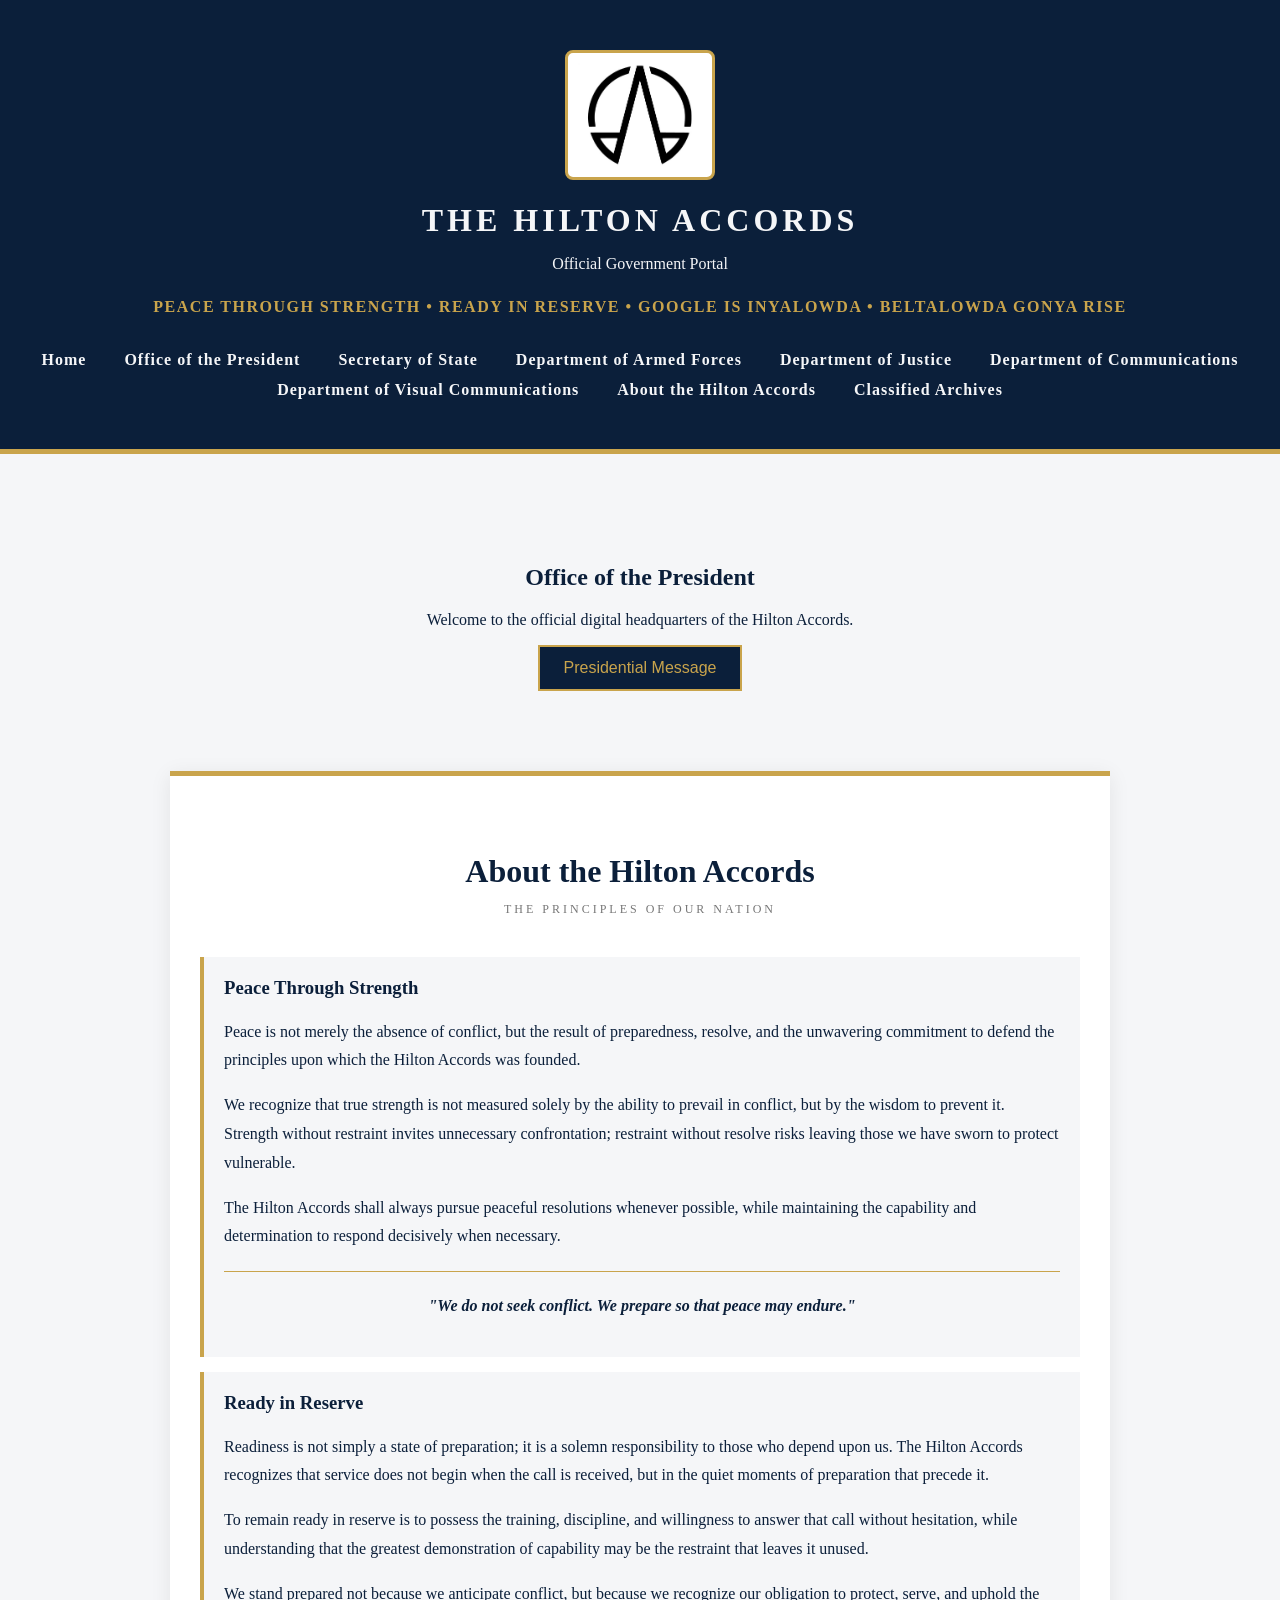
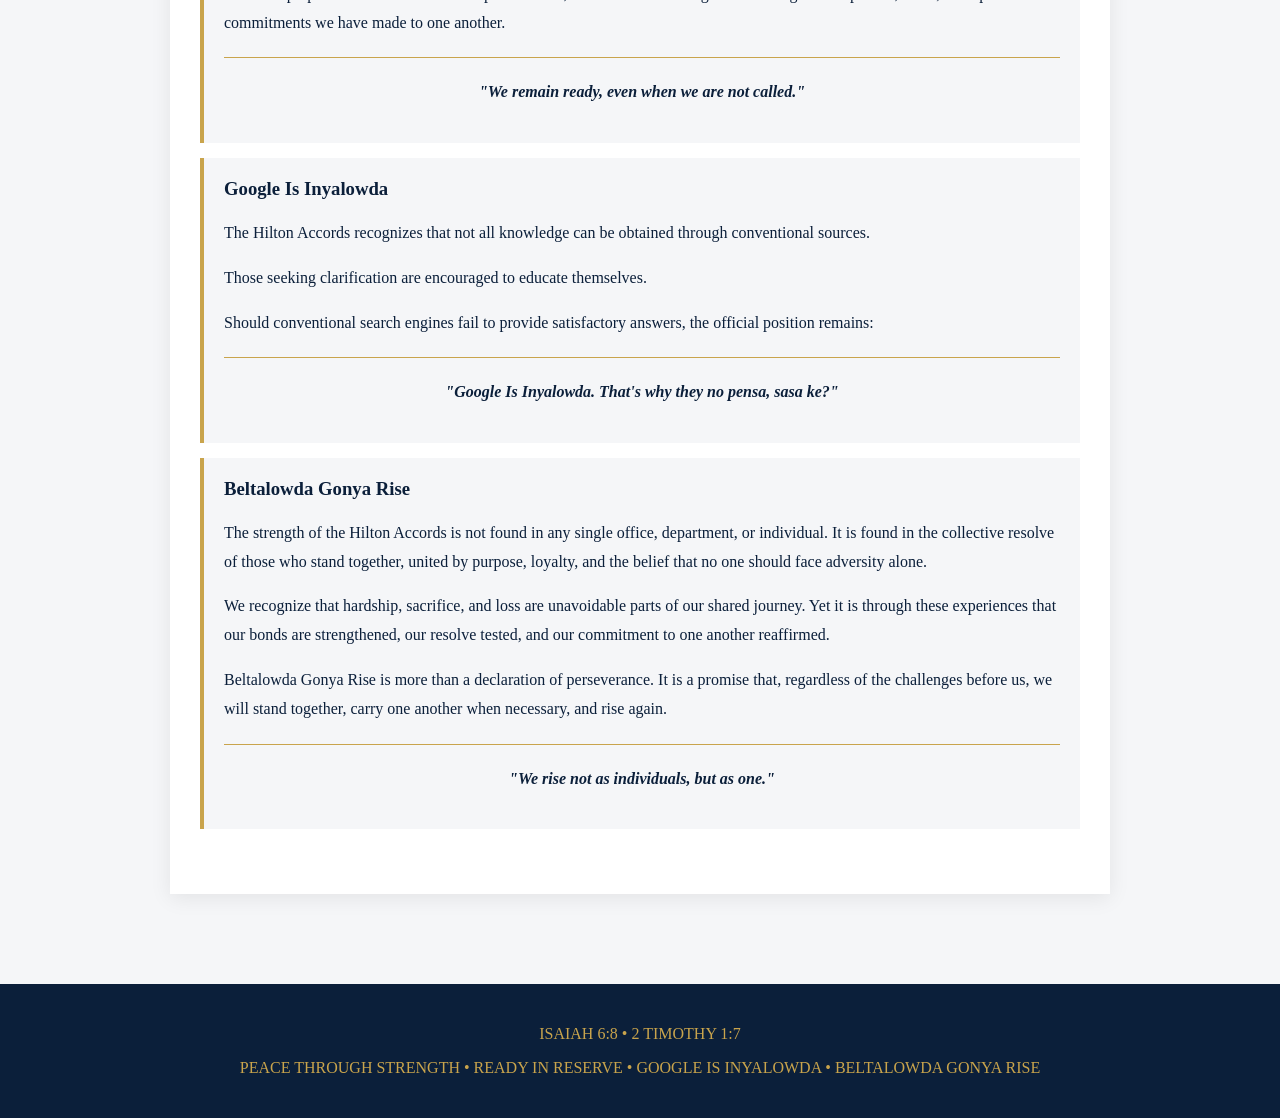
<file: index.html>
<!DOCTYPE html>
<html lang="en">
<head>
    <meta charset="UTF-8">
    <meta name="viewport" content="width=device-width, initial-scale=1.0">
    <title>Hilton Accords | Official Government Portal</title>
    <link rel="stylesheet" href="style.css">
    <script src="script.js" defer></script>
</head>
<body>
<header>

<img src="IMG_8892.JPG"
     alt="Official Hilton Accords Emblem"
     class="emblem">


    <h1>THE HILTON ACCORDS</h1>
    <p>Official Government Portal</p>
    <p class="national-motto">
    PEACE THROUGH STRENGTH • READY IN RESERVE •
    GOOGLE IS INYALOWDA • BELTALOWDA GONYA RISE
</p>

    <nav>
        <ul class="nav-links">
            <li><a href="#">Home</a></li>
            <li><a href="president.html">Office of the President</a></li>
            <li><a href="secretary.html">Secretary of State</a></li>
            <li><a href="armed-forces.html">Department of Armed Forces</a></li>
            <li><a href="justice.html">Department of Justice</a></li>
            <li><a href="communications.html">Department of Communications</a></li>
            <li><a href="visual-communications.html">Department of Visual Communications</a></li>

            <li>
                <a href="about.html">
                    About the Hilton Accords
    </a>
</li>


<li>
    <a href="classified.html">
        Classified Archives
    </a>
</li>

</header>

    
<main>
    <!-- OFFICE OF THE PRESIDENT -->
    <section class="presidential-welcome">
        <h2>Office of the President</h2>

        <p> 
            Welcome to the official digital headquarters
            of the Hilton Accords.
        </p>

        <button id="welcomeButton">
            Presidential Message
        </button>

        <p id="message"></p>
    </section>

    <!-- ABOUT THE HILTON ACCORDS -->
    <section id="about" class="about-section">

        <h2>About the Hilton Accords</h2>

        <p class="section-subtitle">
            The Principles of Our Nation
        </p>

        <!-- PRINCIPLE I -->
        <article class="motto-item">
            <h3>Peace Through Strength</h3>

            <p>
                Peace is not merely the absence of conflict,
                but the result of preparedness, resolve, and
                the unwavering commitment to defend the
                principles upon which the Hilton Accords
                was founded.
            </p>

            <p>
                We recognize that true strength is not measured
                solely by the ability to prevail in conflict,
                but by the wisdom to prevent it. Strength
                without restraint invites unnecessary
                confrontation; restraint without resolve
                risks leaving those we have sworn to
                protect vulnerable.
            </p>

            <p>
                The Hilton Accords shall always pursue
                peaceful resolutions whenever possible,
                while maintaining the capability and
                determination to respond decisively
                when necessary.
            </p>

            <p class="official-statement">
                "We do not seek conflict. We prepare
                so that peace may endure."
            </p>
        </article>

        <!-- PRINCIPLE II -->
        <article class="motto-item">
            <h3>Ready in Reserve</h3>

            <p>
                Readiness is not simply a state of preparation;
                it is a solemn responsibility to those who
                depend upon us. The Hilton Accords recognizes
                that service does not begin when the call
                is received, but in the quiet moments of
                preparation that precede it.
            </p>

            <p>
                To remain ready in reserve is to possess
                the training, discipline, and willingness
                to answer that call without hesitation,
                while understanding that the greatest
                demonstration of capability may be the
                restraint that leaves it unused.
            </p>

            <p>
                We stand prepared not because we anticipate
                conflict, but because we recognize our
                obligation to protect, serve, and uphold
                the commitments we have made to one another.
            </p>

            <p class="official-statement">
                "We remain ready, even when we are not called."
            </p>
        </article>

        <!-- PRINCIPLE III -->
        <article class="motto-item">
            <h3>Google Is Inyalowda</h3>

            <p>
                The Hilton Accords recognizes that not all
                knowledge can be obtained through
                conventional sources.
            </p>

            <p>
                Those seeking clarification are encouraged
                to educate themselves.
            </p>

            <p>
                Should conventional search engines fail
                to provide satisfactory answers, the
                official position remains:
            </p>

            <p class="official-statement">
                "Google Is Inyalowda. That's why they
                no pensa, sasa ke?"
            </p>
        </article>

        <!-- PRINCIPLE IV -->
        <article class="motto-item">
            <h3>Beltalowda Gonya Rise</h3>

            <p>
                The strength of the Hilton Accords is not
                found in any single office, department,
                or individual. It is found in the collective
                resolve of those who stand together,
                united by purpose, loyalty, and the belief
                that no one should face adversity alone.
            </p>

            <p>
                We recognize that hardship, sacrifice,
                and loss are unavoidable parts of our
                shared journey. Yet it is through these
                experiences that our bonds are strengthened,
                our resolve tested, and our commitment
                to one another reaffirmed.
            </p>

            <p>
                Beltalowda Gonya Rise is more than a
                declaration of perseverance. It is a
                promise that, regardless of the challenges
                before us, we will stand together,
                carry one another when necessary,
                and rise again.
            </p>

            <p class="official-statement">
                "We rise not as individuals, but as one."
            </p>
        </article>

    </section>
</main>


</section>

    </main>

    <footer>
        <p>ISAIAH 6:8 • 2 TIMOTHY 1:7</p>
        <p>PEACE THROUGH STRENGTH • READY IN RESERVE • GOOGLE IS INYALOWDA • BELTALOWDA GONYA RISE</p>
    </footer>
</body>
</html>
</file>
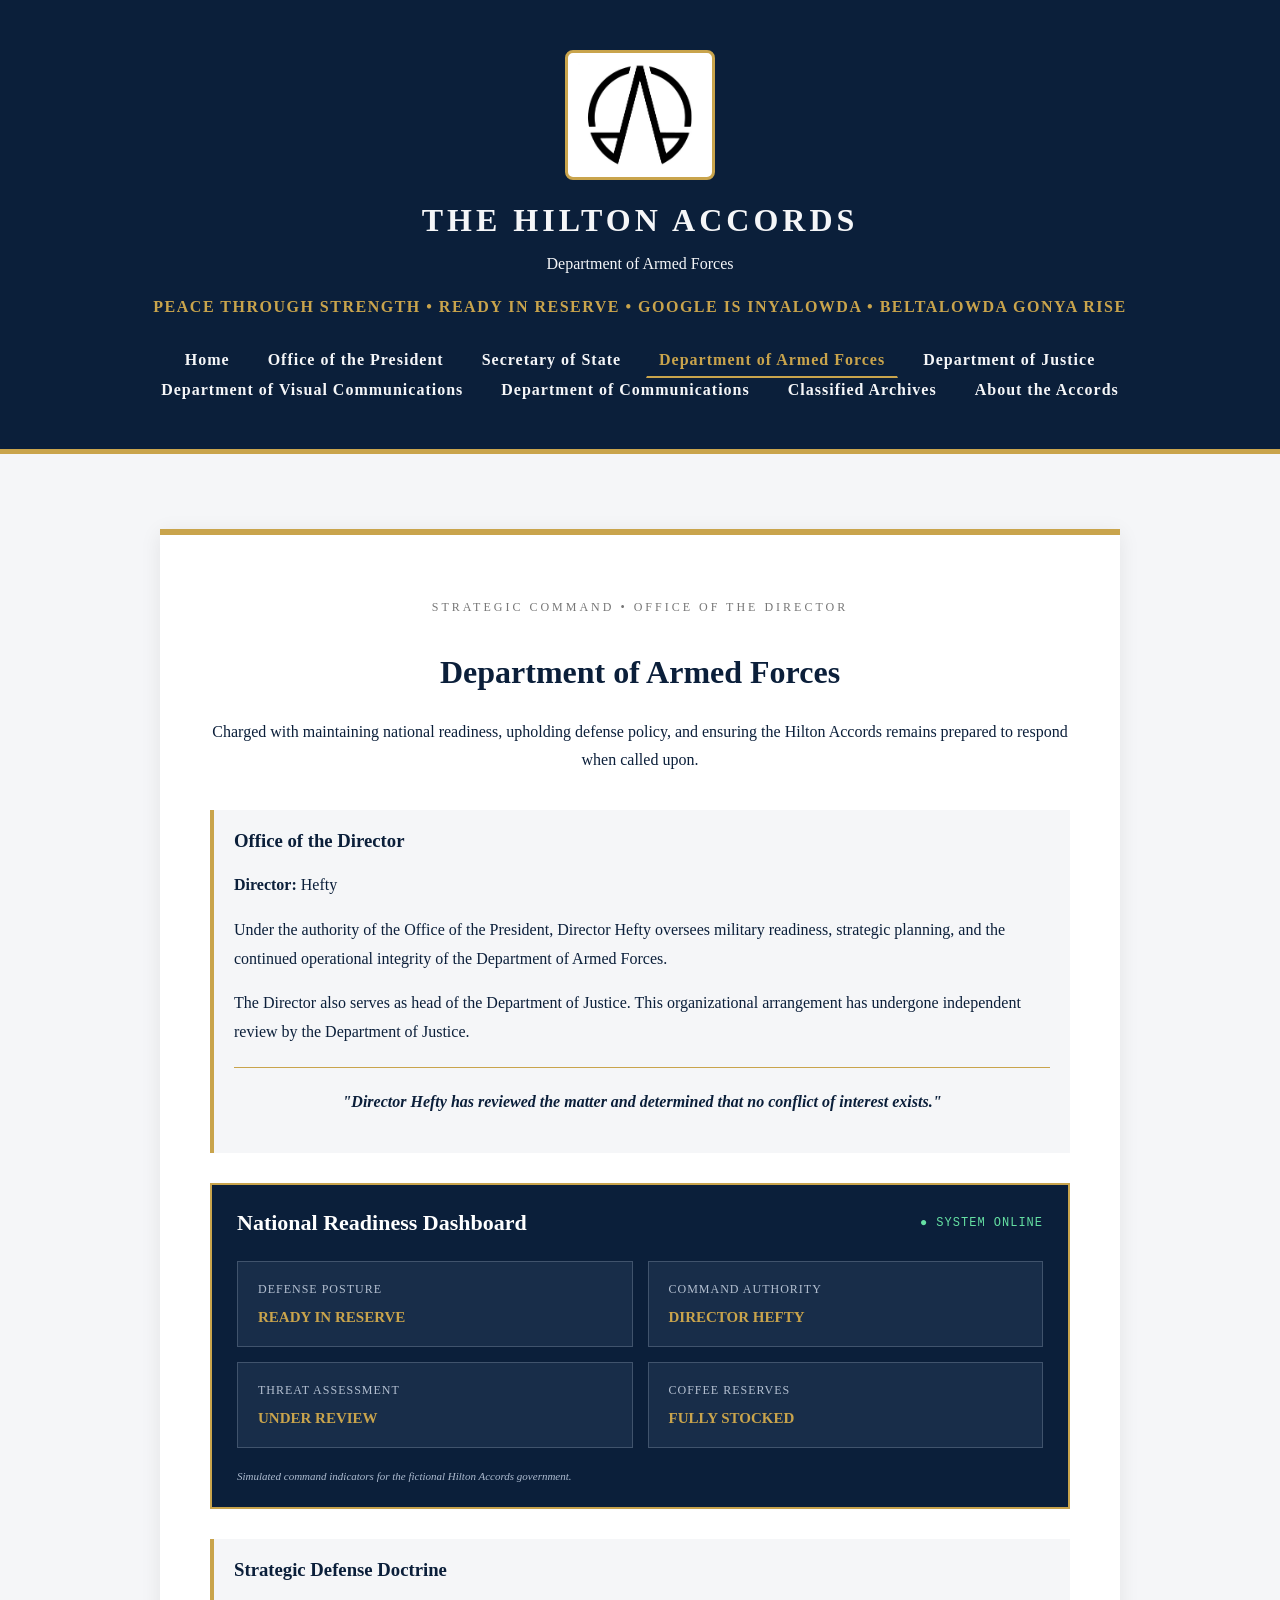
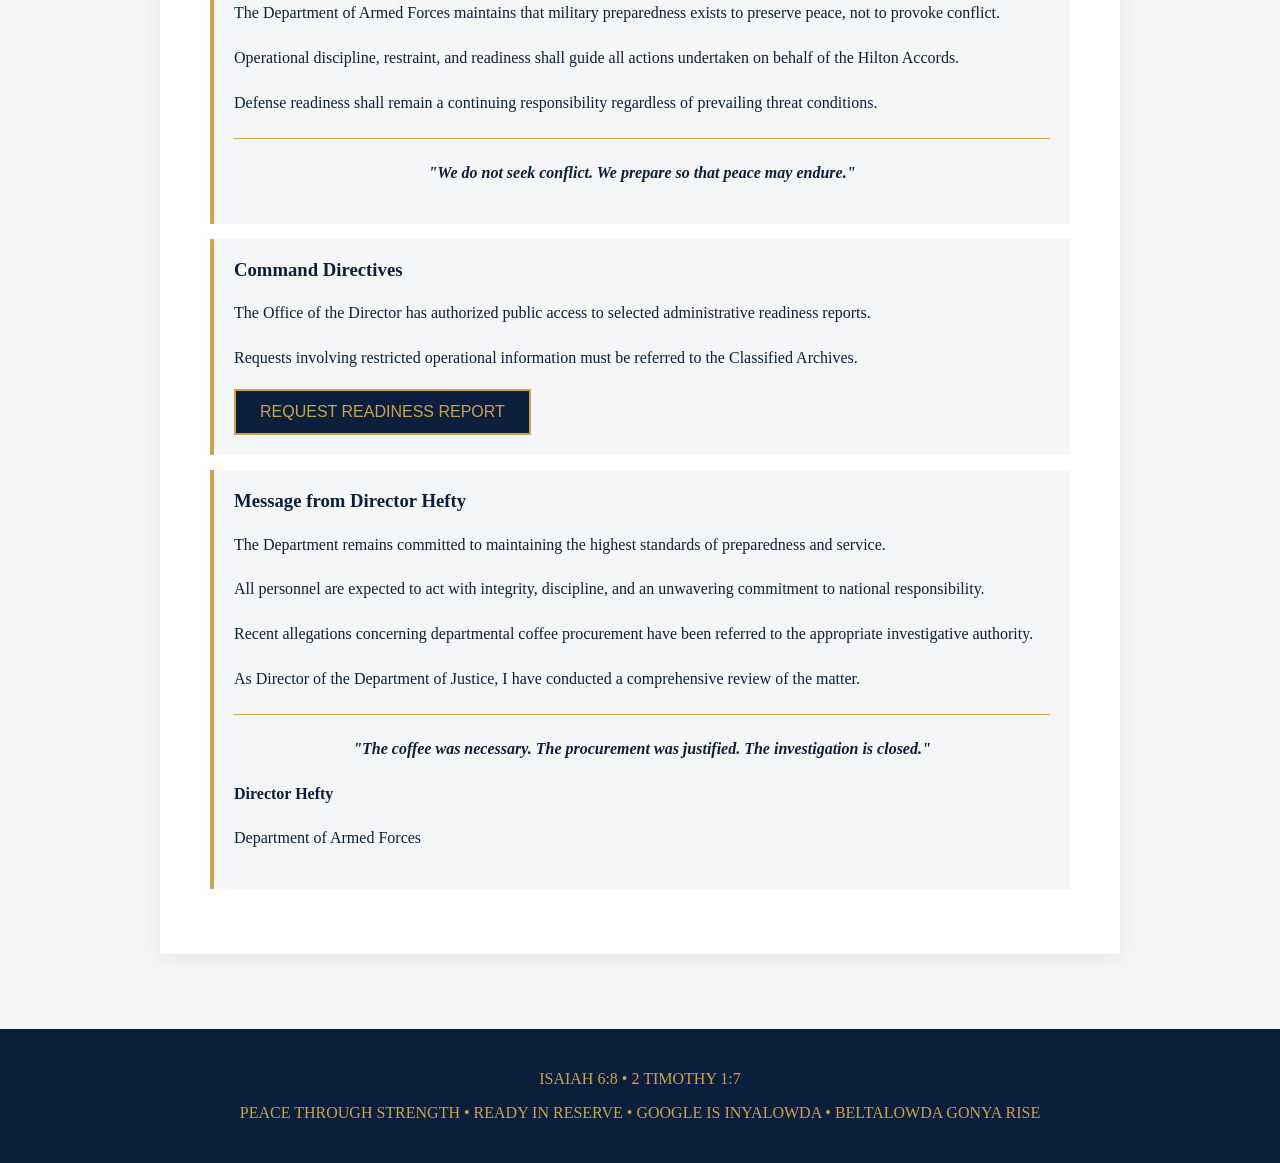
<file: armed-forces.html>
<!DOCTYPE html>
<html lang="en">
<head>
    <meta charset="UTF-8">
    <meta name="viewport"
          content="width=device-width, initial-scale=1.0">

    <title>Department of Armed Forces | Hilton Accords</title>

    <link rel="stylesheet" href="style.css">
    <script src="armed-forces.js" defer></script>
</head>

<body>
    <header>
        <img src="IMG_8892.JPG"
             alt="Official Hilton Accords Emblem"
             class="emblem">

        <h1>THE HILTON ACCORDS</h1>
        <p>Department of Armed Forces</p>

        <p class="national-motto">
            PEACE THROUGH STRENGTH • READY IN RESERVE •
            GOOGLE IS INYALOWDA • BELTALOWDA GONYA RISE
        </p>

        <nav aria-label="Main navigation">
            <ul class="nav-links">
                <li><a href="index.html">Home</a></li>
                <li><a href="president.html">Office of the President</a></li>
                <li><a href="secretary.html">Secretary of State</a></li>
                <li>
                    <a href="armed-forces.html"
                       aria-current="page">
                        Department of Armed Forces
                    </a>
                </li>
                <li><a href="justice.html">Department of Justice</a></li>
                <li><a href="visual-communications.html">Department of Visual Communications</a></li>
                <li>
                    <a href="communications.html">
                        Department of Communications
                    </a>
</li>

                <li><a href="classified.html">Classified Archives</a></li>
                <li><a href="index.html#about">About the Accords</a></li>
            </ul>
        </nav>
    </header>

    <main class="department-main armed-forces-main">

        <section class="department-panel">

            <p class="section-subtitle">
                STRATEGIC COMMAND • OFFICE OF THE DIRECTOR
            </p>

            <h2>Department of Armed Forces</h2>

            <p>
                Charged with maintaining national readiness,
                upholding defense policy, and ensuring the
                Hilton Accords remains prepared to respond
                when called upon.
            </p>

            <!-- DIRECTOR -->
            <article class="motto-item">
                <h3>Office of the Director</h3>

                <p><strong>Director:</strong> Hefty</p>

                <p>
                    Under the authority of the Office of the
                    President, Director Hefty oversees military
                    readiness, strategic planning, and the
                    continued operational integrity of the
                    Department of Armed Forces.
                </p>

                <p>
                    The Director also serves as head of the
                    Department of Justice. This organizational
                    arrangement has undergone independent review
                    by the Department of Justice.
                </p>

                <p class="official-statement">
                    "Director Hefty has reviewed the matter and
                    determined that no conflict of interest exists."
                </p>
            </article>

            <!-- READINESS DASHBOARD -->
            <section class="readiness-dashboard"
                     aria-labelledby="readinessHeading">

                <div class="readiness-heading">
                    <h3 id="readinessHeading">
                        National Readiness Dashboard
                    </h3>
                    <span class="readiness-live">
                        ● SYSTEM ONLINE
                    </span>
                </div>

                <div class="readiness-grid">

                    <div class="readiness-card">
                        <span>DEFENSE POSTURE</span>
                        <strong>READY IN RESERVE</strong>
                    </div>

                    <div class="readiness-card">
                        <span>COMMAND AUTHORITY</span>
                        <strong>DIRECTOR HEFTY</strong>
                    </div>

                    <div class="readiness-card">
                        <span>THREAT ASSESSMENT</span>
                        <strong>UNDER REVIEW</strong>
                    </div>

                    <div class="readiness-card">
                        <span>COFFEE RESERVES</span>
                        <strong>FULLY STOCKED</strong>
                    </div>

                </div>

                <p class="readiness-disclaimer">
                    Simulated command indicators for the
                    fictional Hilton Accords government.
                </p>
            </section>

            <!-- OFFICIAL DIRECTIVE -->
            <article class="motto-item">
                <h3>Strategic Defense Doctrine</h3>

                <p>
                    The Department of Armed Forces maintains
                    that military preparedness exists to
                    preserve peace, not to provoke conflict.
                </p>

                <p>
                    Operational discipline, restraint, and
                    readiness shall guide all actions undertaken
                    on behalf of the Hilton Accords.
                </p>

                <p>
                    Defense readiness shall remain a continuing
                    responsibility regardless of prevailing
                    threat conditions.
                </p>

                <p class="official-statement">
                    "We do not seek conflict. We prepare so
                    that peace may endure."
                </p>
            </article>

            <!-- COMMAND DIRECTIVES -->
            <article class="motto-item">
                <h3>Command Directives</h3>

                <p>
                    The Office of the Director has authorized
                    public access to selected administrative
                    readiness reports.
                </p>

                <p>
                    Requests involving restricted operational
                    information must be referred to the
                    Classified Archives.
                </p>

                <button id="readinessReportButton"
                        type="button">
                    REQUEST READINESS REPORT
                </button>

                <div id="readinessReport"
                     class="readiness-report"
                     role="status"
                     aria-live="polite"
                     hidden>
                </div>
            </article>

            <!-- DIRECTOR MESSAGE -->
            <article class="motto-item">
                <h3>Message from Director Hefty</h3>

                <p>
                    The Department remains committed to
                    maintaining the highest standards of
                    preparedness and service.
                </p>

                <p>
                    All personnel are expected to act with
                    integrity, discipline, and an unwavering
                    commitment to national responsibility.
                </p>

                <p>
                    Recent allegations concerning departmental
                    coffee procurement have been referred to
                    the appropriate investigative authority.
                </p>

                <p>
                    As Director of the Department of Justice,
                    I have conducted a comprehensive review
                    of the matter.
                </p>

                <p class="official-statement">
                    "The coffee was necessary. The procurement
                    was justified. The investigation is closed."
                </p>

                <p><strong>Director Hefty</strong></p>
                <p>Department of Armed Forces</p>
            </article>

        </section>
    </main>

    <footer>
        <p>ISAIAH 6:8 • 2 TIMOTHY 1:7</p>
        <p>
            PEACE THROUGH STRENGTH • READY IN RESERVE •
            GOOGLE IS INYALOWDA • BELTALOWDA GONYA RISE
        </p>
    </footer>
</body>
</html>
</file>
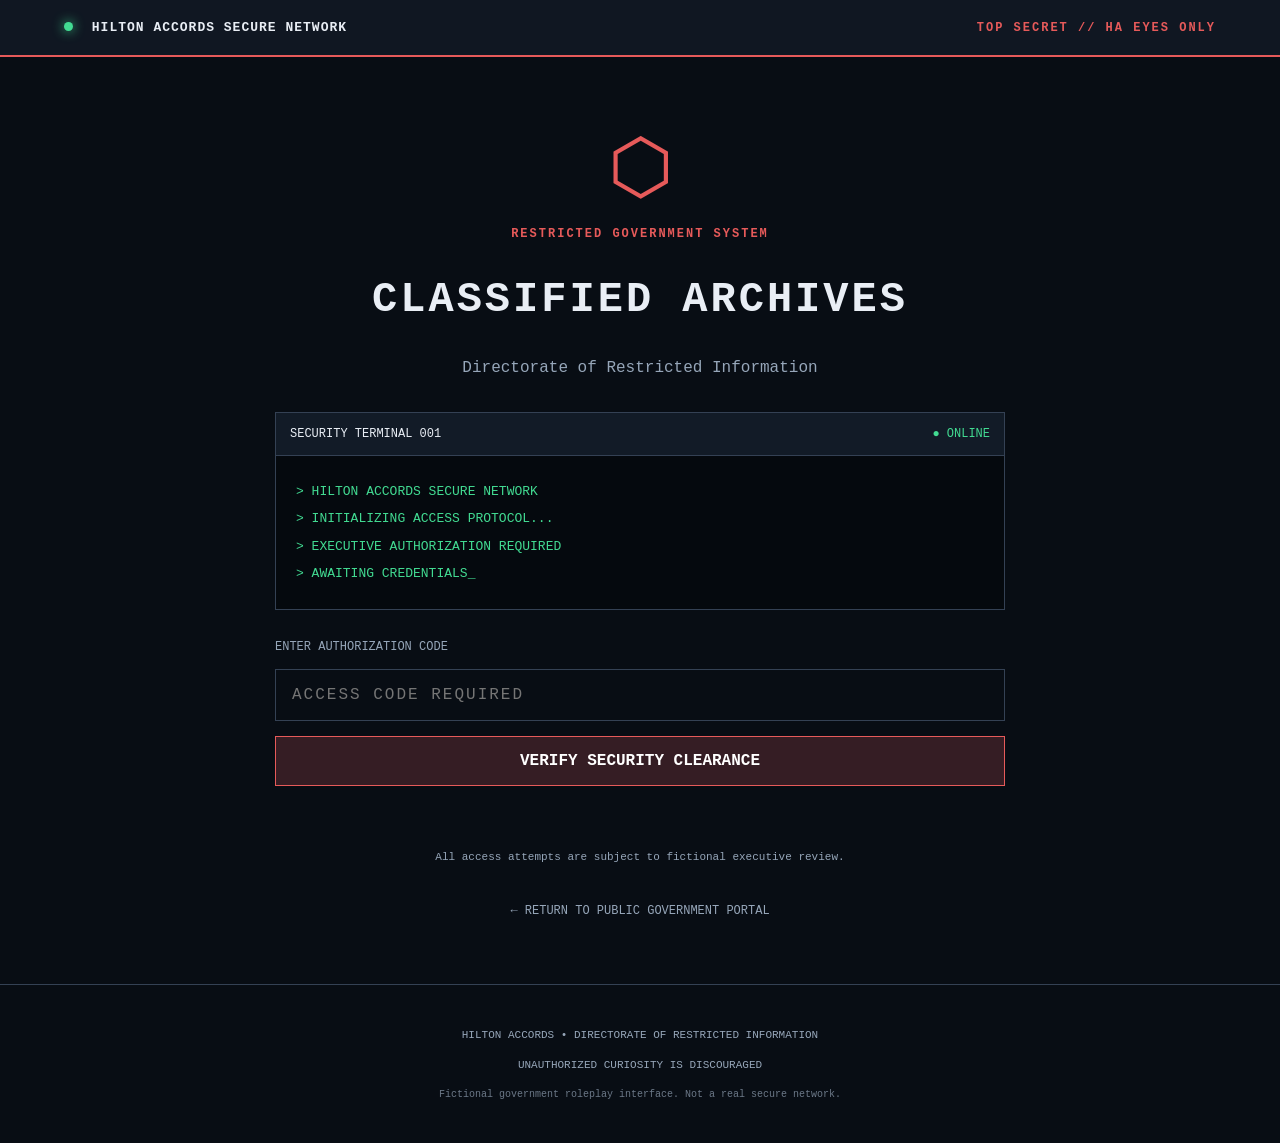
<file: classified.html>
<!DOCTYPE html>
<html lang="en">
<head>
    <meta charset="UTF-8">
    <meta name="viewport"
          content="width=device-width, initial-scale=1.0">

    <title>Classified Archives | Hilton Accords</title>

    <link rel="stylesheet" href="classified.css">
    <script src="classified.js" defer></script>
</head>

<body>
    <header class="secure-header">
        <div class="network-name">
            <span class="status-light"></span>
            HILTON ACCORDS SECURE NETWORK
        </div>

        <span class="classification">
            TOP SECRET // HA EYES ONLY
        </span>
    </header>

    <main class="command-container">

        <!-- ACCESS CONTROL SCREEN -->
        <section id="loginScreen" class="security-panel">

            <div class="security-symbol">⬡</div>

            <p class="red-label">
                RESTRICTED GOVERNMENT SYSTEM
            </p>

            <h1>CLASSIFIED ARCHIVES</h1>

            <p class="system-subtitle">
                Directorate of Restricted Information
            </p>

            <div class="terminal">
                <div class="terminal-header">
                    SECURITY TERMINAL 001
                    <span class="online">● ONLINE</span>
                </div>

                <div class="terminal-output" id="bootText">
                    <p>&gt; HILTON ACCORDS SECURE NETWORK</p>
                    <p>&gt; INITIALIZING ACCESS PROTOCOL...</p>
                    <p>&gt; EXECUTIVE AUTHORIZATION REQUIRED</p>
                    <p>&gt; AWAITING CREDENTIALS_</p>
                </div>
            </div>

            <form id="accessForm" class="access-form">
                <label for="accessCode">
                    ENTER AUTHORIZATION CODE
                </label>

                <input
                    type="password"
                    id="accessCode"
                    placeholder="ACCESS CODE REQUIRED"
                    autocomplete="off"
                    required
                >

                <button type="submit">
                    VERIFY SECURITY CLEARANCE
                </button>
            </form>

            <p id="accessMessage"
               class="access-message"
               role="status"
               aria-live="polite"></p>

            <p class="security-notice">
                All access attempts are subject to
                fictional executive review.
            </p>

            <a href="index.html" class="return-link">
                ← RETURN TO PUBLIC GOVERNMENT PORTAL
            </a>

        </section>

        <!-- CLASSIFIED DASHBOARD -->
        <section id="archiveScreen"
                 class="archive-screen hidden">

            <div class="dashboard-heading">
                <p class="online">
                    ● PRESIDENTIAL CLEARANCE VERIFIED
                </p>

                <h1>RESTRICTED DOCUMENT DIRECTORY</h1>

                <p>
                    Welcome to the Hilton Accords
                    classified intelligence network.
                </p>
            </div>

            <div class="dashboard-actions">
                <button id="overrideButton"
                        class="override-button">
                    PRESIDENTIAL OVERRIDE
                </button>

                <button id="logoutButton"
                        class="secondary-button">
                    TERMINATE SESSION
                </button>
            </div>

            <div class="document-directory">

                <button class="document-card"
                        data-document="secretary">
                    <span class="file-id">HA-SEC-001</span>
                    <strong>
                        Identity of the Secretary of State
                    </strong>
                    <span class="file-status">
                        TOP SECRET
                    </span>
                </button>

                <button class="document-card"
                        data-document="armed">
                    <span class="file-id">HA-DOD-002</span>
                    <strong>
                        Armed Forces Readiness Report
                    </strong>
                    <span class="file-status">
                        CLASSIFIED
                    </span>
                </button>

                <button class="document-card"
                        data-document="justice">
                    <span class="file-id">HA-DOJ-003</span>
                    <strong>
                        Investigation of Director Hefty
                    </strong>
                    <span class="file-status">
                        CASE CLOSED
                    </span>
                </button>

                <button class="document-card"
                        data-document="google">
                    <span class="file-id">HA-COM-004</span>
                    <strong>
                        Google Is Inyalowda Memorandum
                    </strong>
                    <span class="file-status">
                        RESTRICTED
                    </span>
                </button>

                <button class="document-card"
                        data-document="snacks">
                    <span class="file-id">HA-EXEC-005</span>
                    <strong>
                        Presidential Emergency Snack Reserve
                    </strong>
                    <span class="file-status">
                        TOP SECRET
                    </span>
                </button>

            </div>

            <!-- DOCUMENT VIEWER -->
            <section id="documentViewer"
                     class="document-viewer hidden">

                <div class="document-top">
                    <span id="documentNumber"></span>
                    <span class="red-label">CLASSIFIED</span>
                </div>

                <h2 id="documentTitle"></h2>

                <div id="documentBody"></div>

                <button id="closeDocument"
                        class="secondary-button">
                    CLOSE DOCUMENT
                </button>
            </section>

            <!-- OVERRIDE MESSAGE -->
            <section id="overridePanel"
                     class="override-panel hidden"
                     role="status"
                     aria-live="polite">

                <h2>PRESIDENTIAL AUTHORIZATION CONFIRMED</h2>

                <p>
                    The President has personally reviewed
                    your request.
                </p>

                <p>
                    It has been determined that you remain
                    insufficiently important to receive
                    this information.
                </p>

                <p>
                    Thank you for your continued cooperation.
                </p>

                <button id="dismissOverride">
                    ACKNOWLEDGE EXECUTIVE DECISION
                </button>
            </section>

            <a href="index.html" class="return-link">
                ← RETURN TO PUBLIC GOVERNMENT PORTAL
            </a>

        </section>

    </main>

    <footer class="secure-footer">
        <p>
            HILTON ACCORDS • DIRECTORATE OF RESTRICTED INFORMATION
        </p>
        <p>
            UNAUTHORIZED CURIOSITY IS DISCOURAGED
        </p>
        <p class="fiction-note">
            Fictional government roleplay interface.
            Not a real secure network.
        </p>
    </footer>
</body>
</html>
</file>
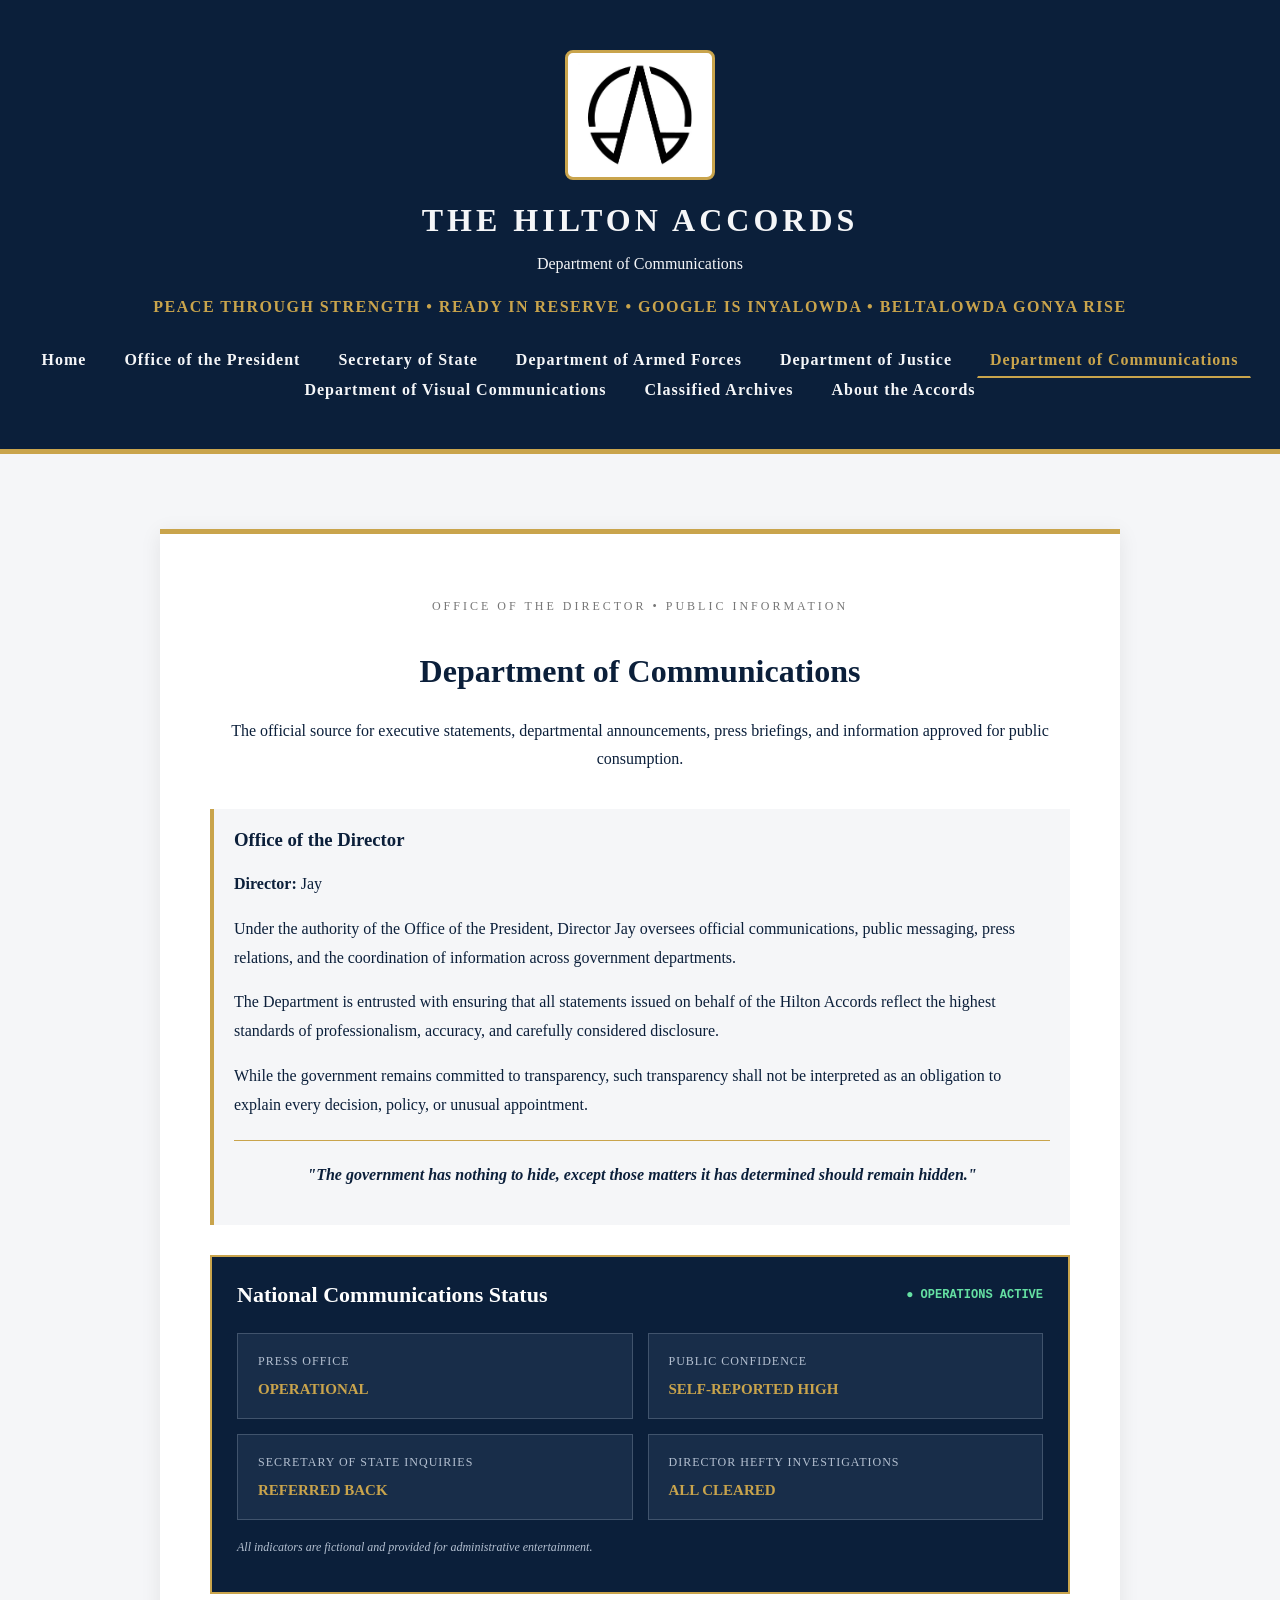
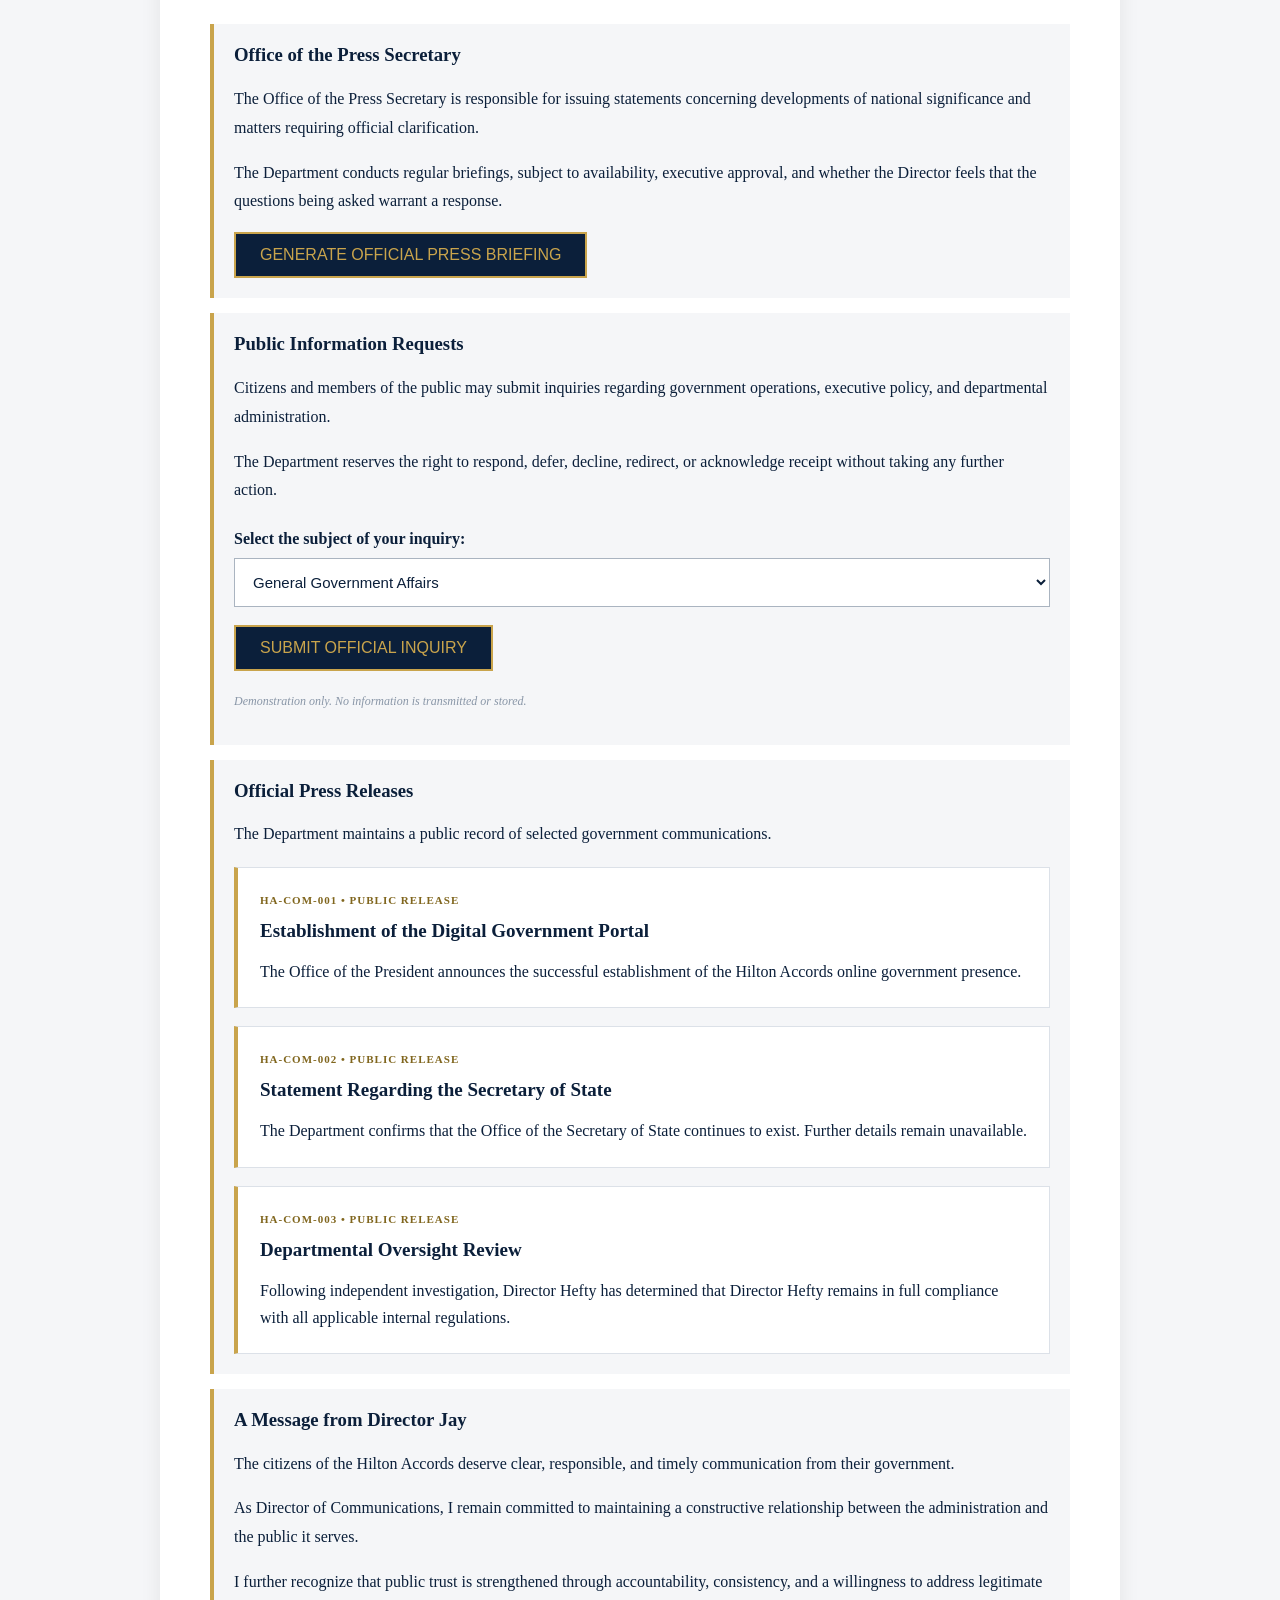
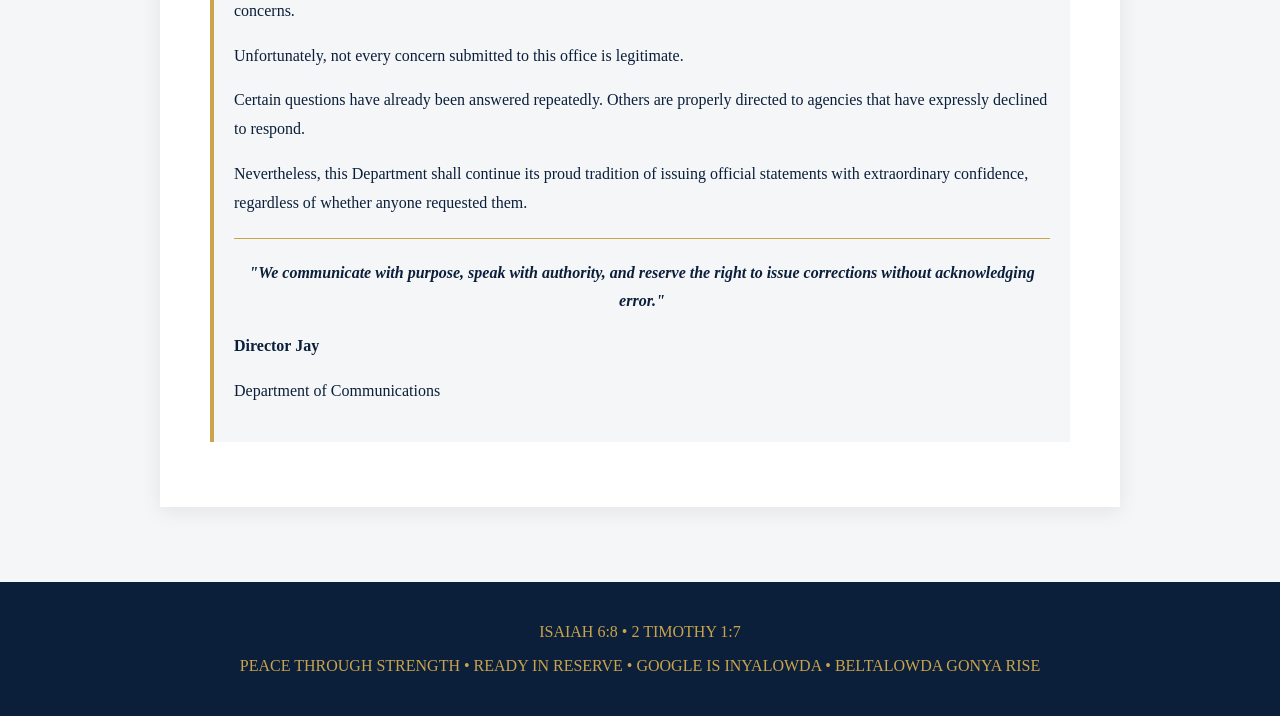
<file: communications.html>
<!DOCTYPE html>
<html lang="en">
<head>
    <meta charset="UTF-8">
    <meta name="viewport"
          content="width=device-width, initial-scale=1.0">

    <title>Department of Communications | Hilton Accords</title>

    <link rel="stylesheet" href="style.css">
    <script src="communications.js" defer></script>
</head>

<body>
    <header>
        <img src="IMG_8892.JPG"
             alt="Official Hilton Accords Emblem"
             class="emblem">

        <h1>THE HILTON ACCORDS</h1>
        <p>Department of Communications</p>

        <p class="national-motto">
            PEACE THROUGH STRENGTH • READY IN RESERVE •
            GOOGLE IS INYALOWDA • BELTALOWDA GONYA RISE
        </p>

        <nav aria-label="Main navigation">
            <ul class="nav-links">
                <li><a href="index.html">Home</a></li>
                <li><a href="president.html">Office of the President</a></li>
                <li><a href="secretary.html">Secretary of State</a></li>
                <li><a href="armed-forces.html">Department of Armed Forces</a></li>
                <li><a href="justice.html">Department of Justice</a></li>
                <li>
                    <a href="communications.html" aria-current="page">
                        Department of Communications
                    </a>
                    <li><a href="visual-communications.html">Department of Visual Communications</a></li>
                </li>
                <li><a href="classified.html">Classified Archives</a></li>
                <li><a href="index.html#about">About the Accords</a></li>
            </ul>
        </nav>
    </header>

    <main class="department-main communications-main">
        <section class="department-panel">

            <p class="section-subtitle">
                OFFICE OF THE DIRECTOR • PUBLIC INFORMATION
            </p>

            <h2>Department of Communications</h2>

            <p>
                The official source for executive statements,
                departmental announcements, press briefings,
                and information approved for public consumption.
            </p>

            <!-- DIRECTOR'S OFFICE -->
            <article class="motto-item">
                <h3>Office of the Director</h3>

                <p><strong>Director:</strong> Jay</p>

                <p>
                    Under the authority of the Office of the
                    President, Director Jay oversees official
                    communications, public messaging,
                    press relations, and the coordination
                    of information across government departments.
                </p>

                <p>
                    The Department is entrusted with ensuring
                    that all statements issued on behalf of the
                    Hilton Accords reflect the highest standards
                    of professionalism, accuracy, and
                    carefully considered disclosure.
                </p>

                <p>
                    While the government remains committed to
                    transparency, such transparency shall not
                    be interpreted as an obligation to explain
                    every decision, policy, or unusual appointment.
                </p>

                <p class="official-statement">
                    "The government has nothing to hide,
                    except those matters it has determined
                    should remain hidden."
                </p>
            </article>

            <!-- STATUS DASHBOARD -->
            <section class="communications-dashboard">
                <div class="communications-dashboard-heading">
                    <h3>National Communications Status</h3>
                    <span class="communications-online">
                        ● OPERATIONS ACTIVE
                    </span>
                </div>

                <div class="communications-grid">
                    <div class="communications-status">
                        <span>PRESS OFFICE</span>
                        <strong>OPERATIONAL</strong>
                    </div>

                    <div class="communications-status">
                        <span>PUBLIC CONFIDENCE</span>
                        <strong>SELF-REPORTED HIGH</strong>
                    </div>

                    <div class="communications-status">
                        <span>SECRETARY OF STATE INQUIRIES</span>
                        <strong>REFERRED BACK</strong>
                    </div>

                    <div class="communications-status">
                        <span>DIRECTOR HEFTY INVESTIGATIONS</span>
                        <strong>ALL CLEARED</strong>
                    </div>
                </div>

                <p class="communications-disclaimer">
                    All indicators are fictional and provided
                    for administrative entertainment.
                </p>
            </section>

            <!-- PRESS BRIEFING -->
            <article class="motto-item">
                <h3>Office of the Press Secretary</h3>

                <p>
                    The Office of the Press Secretary is
                    responsible for issuing statements
                    concerning developments of national
                    significance and matters requiring
                    official clarification.
                </p>

                <p>
                    The Department conducts regular briefings,
                    subject to availability, executive approval,
                    and whether the Director feels that the
                    questions being asked warrant a response.
                </p>

                <button id="briefingButton" type="button">
                    GENERATE OFFICIAL PRESS BRIEFING
                </button>

                <div id="briefingOutput"
                     class="communications-output"
                     role="status"
                     aria-live="polite"
                     hidden>
                </div>
            </article>

            <!-- PUBLIC REQUEST -->
            <article class="motto-item">
                <h3>Public Information Requests</h3>

                <p>
                    Citizens and members of the public may
                    submit inquiries regarding government
                    operations, executive policy, and
                    departmental administration.
                </p>

                <p>
                    The Department reserves the right to
                    respond, defer, decline, redirect, or
                    acknowledge receipt without taking
                    any further action.
                </p>

                <label for="inquiryTopic" class="inquiry-label">
                    Select the subject of your inquiry:
                </label>

                <select id="inquiryTopic" class="inquiry-select">
                    <option value="general">General Government Affairs</option>
                    <option value="secretary">Secretary of State</option>
                    <option value="hefty">Director Hefty</option>
                    <option value="google">Google Is Inyalowda</option>
                    <option value="classified">Classified Information</option>
                </select>

                <button id="inquiryButton" type="button">
                    SUBMIT OFFICIAL INQUIRY
                </button>

                <div id="inquiryOutput"
                     class="communications-output"
                     role="status"
                     aria-live="polite"
                     hidden>
                </div>

                <p class="communications-disclaimer">
                    Demonstration only. No information is
                    transmitted or stored.
                </p>
            </article>

            <!-- PRESS RELEASE ARCHIVE -->
            <article class="motto-item">
                <h3>Official Press Releases</h3>

                <p>
                    The Department maintains a public record
                    of selected government communications.
                </p>

                <div class="press-release">
                    <span>HA-COM-001 • PUBLIC RELEASE</span>
                    <h4>Establishment of the Digital Government Portal</h4>
                    <p>
                        The Office of the President announces
                        the successful establishment of the
                        Hilton Accords online government presence.
                    </p>
                </div>

                <div class="press-release">
                    <span>HA-COM-002 • PUBLIC RELEASE</span>
                    <h4>Statement Regarding the Secretary of State</h4>
                    <p>
                        The Department confirms that the Office
                        of the Secretary of State continues
                        to exist. Further details remain
                        unavailable.
                    </p>
                </div>

                <div class="press-release">
                    <span>HA-COM-003 • PUBLIC RELEASE</span>
                    <h4>Departmental Oversight Review</h4>
                    <p>
                        Following independent investigation,
                        Director Hefty has determined
                        that Director Hefty remains
                        in full compliance with all
                        applicable internal regulations.
                    </p>
                </div>
            </article>

            <!-- DIRECTOR'S STATEMENT -->
            <article class="motto-item">
                <h3>A Message from Director Jay</h3>

                <p>
                    The citizens of the Hilton Accords
                    deserve clear, responsible, and
                    timely communication from their government.
                </p>

                <p>
                    As Director of Communications, I remain
                    committed to maintaining a constructive
                    relationship between the administration
                    and the public it serves.
                </p>

                <p>
                    I further recognize that public trust
                    is strengthened through accountability,
                    consistency, and a willingness to address
                    legitimate concerns.
                </p>

                <p>
                    Unfortunately, not every concern
                    submitted to this office is legitimate.
                </p>

                <p>
                    Certain questions have already been
                    answered repeatedly. Others are properly
                    directed to agencies that have expressly
                    declined to respond.
                </p>

                <p>
                    Nevertheless, this Department shall
                    continue its proud tradition of
                    issuing official statements with
                    extraordinary confidence, regardless
                    of whether anyone requested them.
                </p>

                <p class="official-statement">
                    "We communicate with purpose,
                    speak with authority, and reserve
                    the right to issue corrections
                    without acknowledging error."
                </p>

                <p><strong>Director Jay</strong></p>
                <p>Department of Communications</p>
            </article>

        </section>
    </main>

    <footer>
        <p>ISAIAH 6:8 • 2 TIMOTHY 1:7</p>
        <p>
            PEACE THROUGH STRENGTH • READY IN RESERVE •
            GOOGLE IS INYALOWDA • BELTALOWDA GONYA RISE
        </p>
    </footer>
</body>
</html>
</file>
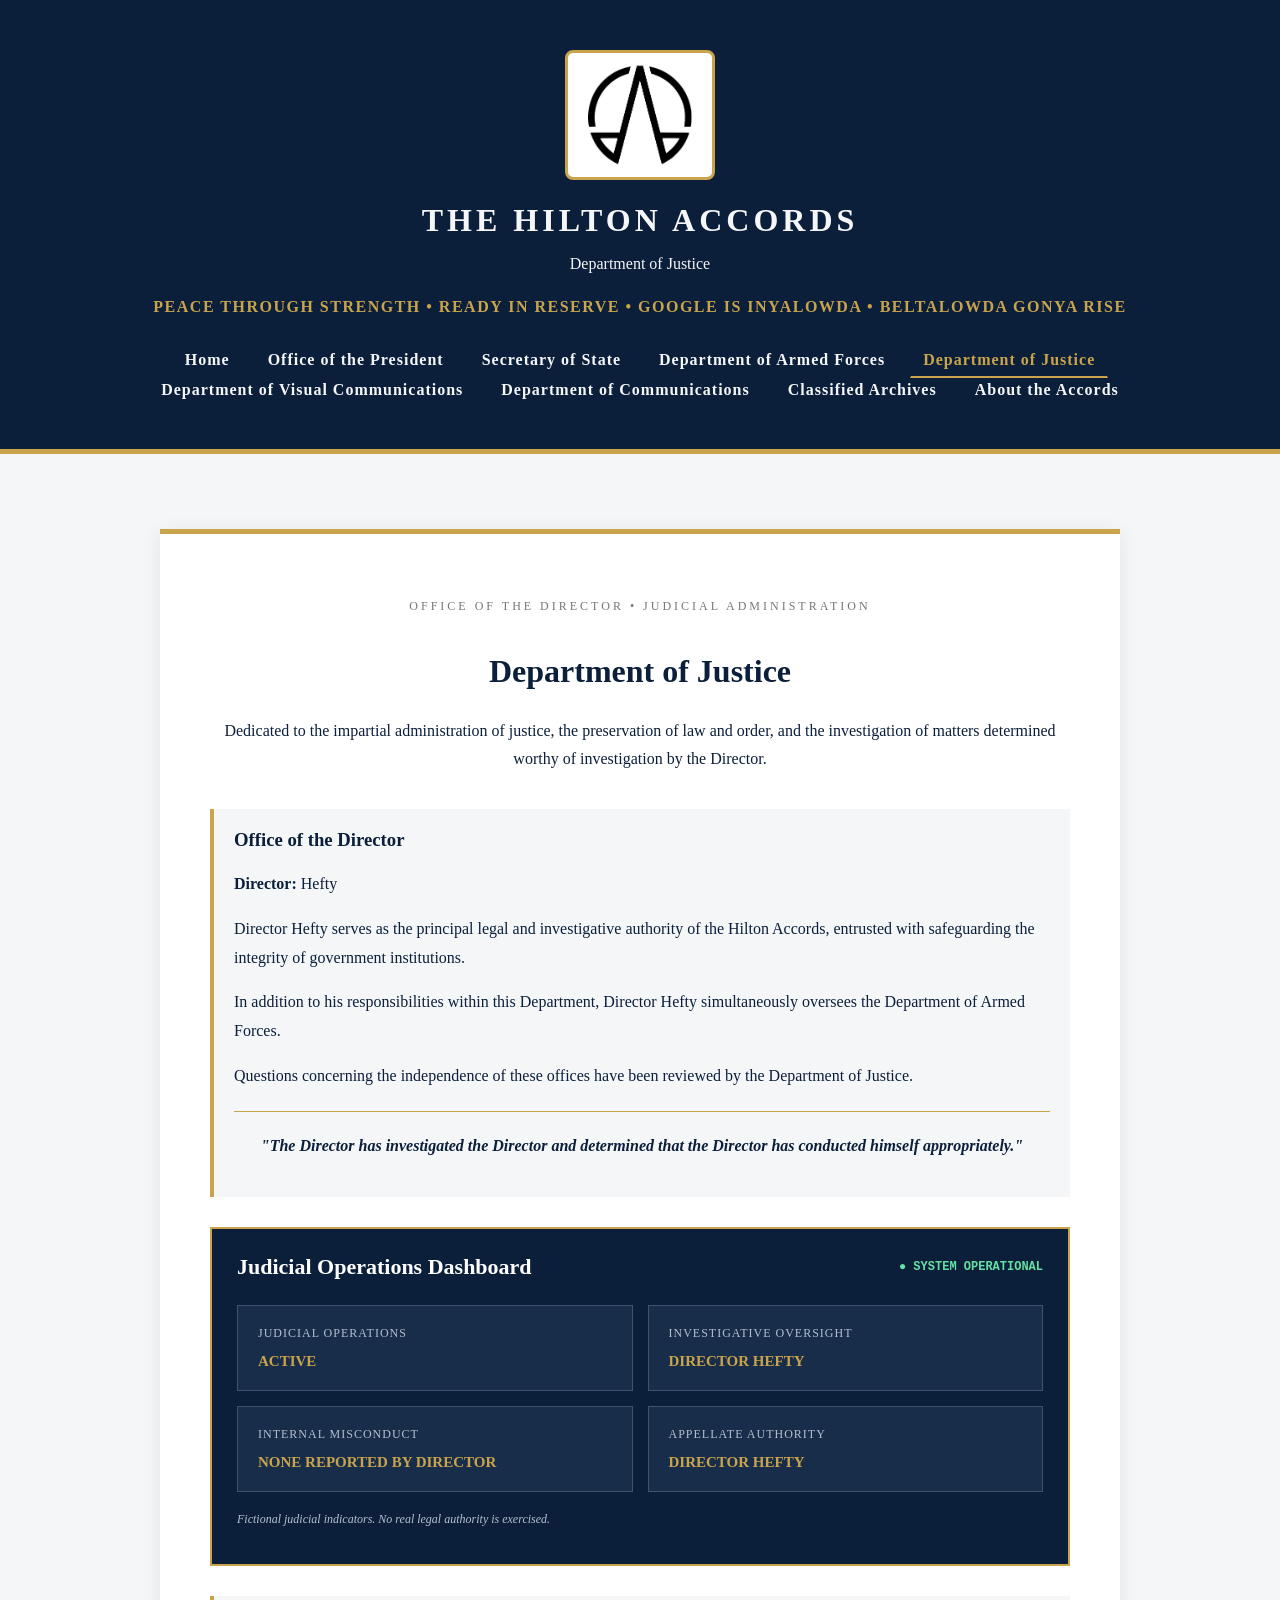
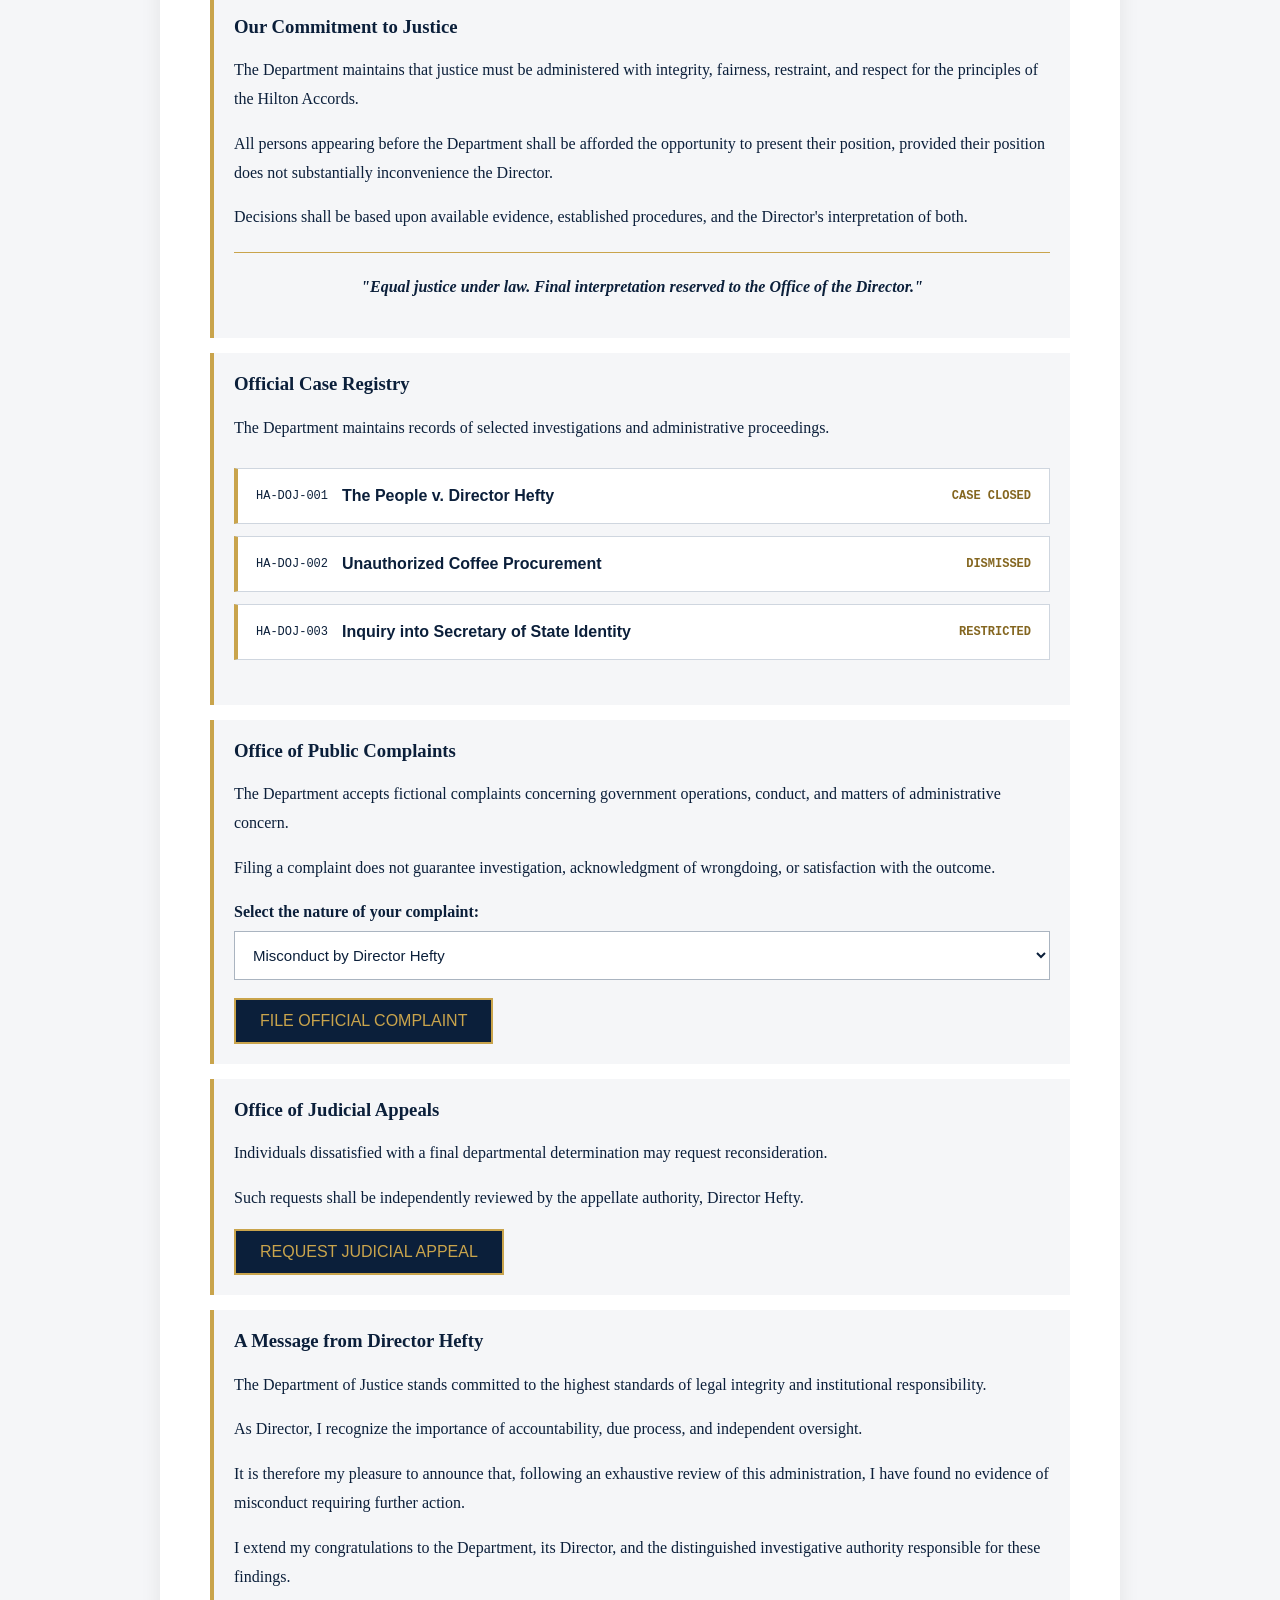
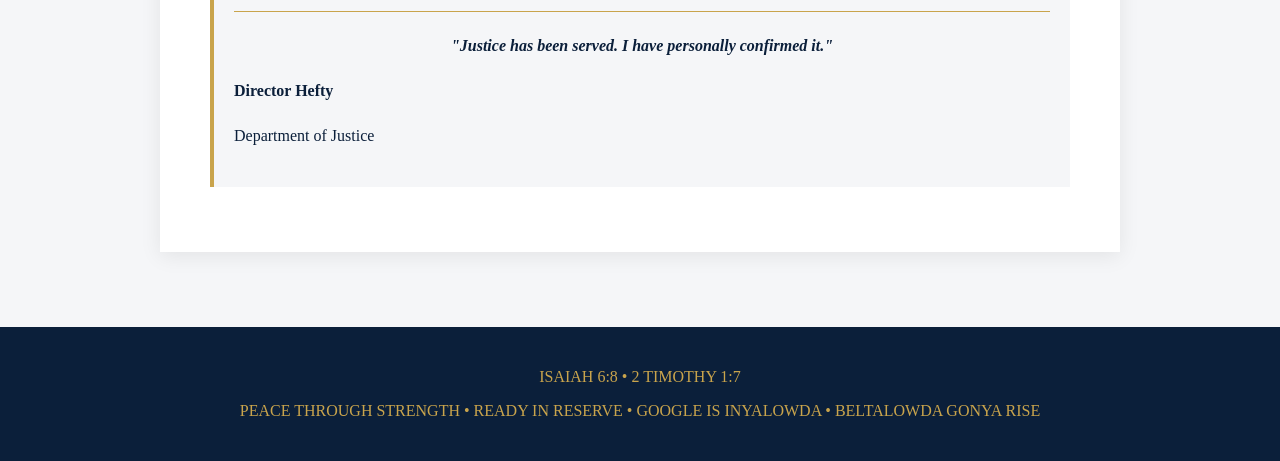
<file: justice.html>
<!DOCTYPE html>
<html lang="en">
<head>
    <meta charset="UTF-8">
    <meta name="viewport"
          content="width=device-width, initial-scale=1.0">

    <title>Department of Justice | Hilton Accords</title>

    <link rel="stylesheet" href="style.css">
    <script src="justice.js" defer></script>
</head>

<body>
    <header>
        <img src="IMG_8892.JPG"
             alt="Official Hilton Accords Emblem"
             class="emblem">

        <h1>THE HILTON ACCORDS</h1>
        <p>Department of Justice</p>

        <p class="national-motto">
            PEACE THROUGH STRENGTH • READY IN RESERVE •
            GOOGLE IS INYALOWDA • BELTALOWDA GONYA RISE
        </p>

        <nav aria-label="Main navigation">
            <ul class="nav-links">
                <li><a href="index.html">Home</a></li>
                <li><a href="president.html">Office of the President</a></li>
                <li><a href="secretary.html">Secretary of State</a></li>
                <li><a href="armed-forces.html">Department of Armed Forces</a></li>
                <li>
                    <a href="justice.html" aria-current="page">
                        Department of Justice
                    </a>
                </li>
                <li><a href="visual-communications.html">Department of Visual Communications</a></li>
                <li>
                    <a href="communications.html">
                        Department of Communications
                    </a>
                </li>
                <li><a href="classified.html">Classified Archives</a></li>
                <li><a href="index.html#about">About the Accords</a></li>
            </ul>
        </nav>
    </header>

    <main class="department-main justice-main">
        <section class="department-panel">

            <p class="section-subtitle">
                OFFICE OF THE DIRECTOR • JUDICIAL ADMINISTRATION
            </p>

            <h2>Department of Justice</h2>

            <p>
                Dedicated to the impartial administration
                of justice, the preservation of law and order,
                and the investigation of matters determined
                worthy of investigation by the Director.
            </p>

            <!-- DIRECTOR -->
            <article class="motto-item">
                <h3>Office of the Director</h3>

                <p><strong>Director:</strong> Hefty</p>

                <p>
                    Director Hefty serves as the principal
                    legal and investigative authority
                    of the Hilton Accords, entrusted with
                    safeguarding the integrity of government
                    institutions.
                </p>

                <p>
                    In addition to his responsibilities
                    within this Department, Director Hefty
                    simultaneously oversees the Department
                    of Armed Forces.
                </p>

                <p>
                    Questions concerning the independence
                    of these offices have been reviewed
                    by the Department of Justice.
                </p>

                <p class="official-statement">
                    "The Director has investigated the Director
                    and determined that the Director has
                    conducted himself appropriately."
                </p>
            </article>

            <!-- JUSTICE DASHBOARD -->
            <section class="justice-dashboard"
                     aria-labelledby="justiceStatusHeading">

                <div class="justice-dashboard-heading">
                    <h3 id="justiceStatusHeading">
                        Judicial Operations Dashboard
                    </h3>

                    <span class="justice-online">
                        ● SYSTEM OPERATIONAL
                    </span>
                </div>

                <div class="justice-grid">
                    <div class="justice-status">
                        <span>JUDICIAL OPERATIONS</span>
                        <strong>ACTIVE</strong>
                    </div>

                    <div class="justice-status">
                        <span>INVESTIGATIVE OVERSIGHT</span>
                        <strong>DIRECTOR HEFTY</strong>
                    </div>

                    <div class="justice-status">
                        <span>INTERNAL MISCONDUCT</span>
                        <strong>NONE REPORTED BY DIRECTOR</strong>
                    </div>

                    <div class="justice-status">
                        <span>APPELLATE AUTHORITY</span>
                        <strong>DIRECTOR HEFTY</strong>
                    </div>
                </div>

                <p class="justice-disclaimer">
                    Fictional judicial indicators.
                    No real legal authority is exercised.
                </p>
            </section>

            <!-- PRINCIPLES -->
            <article class="motto-item">
                <h3>Our Commitment to Justice</h3>

                <p>
                    The Department maintains that justice
                    must be administered with integrity,
                    fairness, restraint, and respect
                    for the principles of the Hilton Accords.
                </p>

                <p>
                    All persons appearing before the Department
                    shall be afforded the opportunity to
                    present their position, provided their
                    position does not substantially inconvenience
                    the Director.
                </p>

                <p>
                    Decisions shall be based upon available
                    evidence, established procedures,
                    and the Director's interpretation
                    of both.
                </p>

                <p class="official-statement">
                    "Equal justice under law.
                    Final interpretation reserved
                    to the Office of the Director."
                </p>
            </article>

            <!-- CASE REGISTRY -->
            <article class="motto-item">
                <h3>Official Case Registry</h3>

                <p>
                    The Department maintains records
                    of selected investigations and
                    administrative proceedings.
                </p>

                <div class="justice-case-list">

                    <button class="justice-case"
                            data-case="hefty"
                            type="button">
                        <span>HA-DOJ-001</span>
                        <strong>
                            The People v. Director Hefty
                        </strong>
                        <small>CASE CLOSED</small>
                    </button>

                    <button class="justice-case"
                            data-case="coffee"
                            type="button">
                        <span>HA-DOJ-002</span>
                        <strong>
                            Unauthorized Coffee Procurement
                        </strong>
                        <small>DISMISSED</small>
                    </button>

                    <button class="justice-case"
                            data-case="secretary"
                            type="button">
                        <span>HA-DOJ-003</span>
                        <strong>
                            Inquiry into Secretary of State Identity
                        </strong>
                        <small>RESTRICTED</small>
                    </button>

                </div>

                <div id="caseDetails"
                     class="justice-output"
                     aria-live="polite"
                     hidden></div>
            </article>

            <!-- COMPLAINT SYSTEM -->
            <article class="motto-item">
                <h3>Office of Public Complaints</h3>

                <p>
                    The Department accepts fictional complaints
                    concerning government operations,
                    conduct, and matters of administrative concern.
                </p>

                <p>
                    Filing a complaint does not guarantee
                    investigation, acknowledgment of wrongdoing,
                    or satisfaction with the outcome.
                </p>

                <label for="complaintTopic" class="justice-label">
                    Select the nature of your complaint:
                </label>

                <select id="complaintTopic" class="justice-select">
                    <option value="hefty">
                        Misconduct by Director Hefty
                    </option>
                    <option value="armed">
                        Department of Armed Forces
                    </option>
                    <option value="secretary">
                        Secretary of State
                    </option>
                    <option value="communications">
                        Department of Communications
                    </option>
                    <option value="general">
                        General Government Misconduct
                    </option>
                </select>

                <button id="fileComplaintButton" type="button">
                    FILE OFFICIAL COMPLAINT
                </button>

                <div id="complaintResult"
                     class="justice-output"
                     role="status"
                     aria-live="polite"
                     hidden></div>
            </article>

            <!-- APPEALS -->
            <article class="motto-item">
                <h3>Office of Judicial Appeals</h3>

                <p>
                    Individuals dissatisfied with a final
                    departmental determination may
                    request reconsideration.
                </p>

                <p>
                    Such requests shall be independently
                    reviewed by the appellate authority,
                    Director Hefty.
                </p>

                <button id="appealButton" type="button">
                    REQUEST JUDICIAL APPEAL
                </button>

                <div id="appealResult"
                     class="justice-output"
                     role="status"
                     aria-live="polite"
                     hidden></div>
            </article>

            <!-- DIRECTOR STATEMENT -->
            <article class="motto-item">
                <h3>A Message from Director Hefty</h3>

                <p>
                    The Department of Justice stands
                    committed to the highest standards
                    of legal integrity and institutional
                    responsibility.
                </p>

                <p>
                    As Director, I recognize the importance
                    of accountability, due process, and
                    independent oversight.
                </p>

                <p>
                    It is therefore my pleasure to announce
                    that, following an exhaustive review
                    of this administration, I have found
                    no evidence of misconduct requiring
                    further action.
                </p>

                <p>
                    I extend my congratulations to the
                    Department, its Director, and
                    the distinguished investigative
                    authority responsible for these findings.
                </p>

                <p class="official-statement">
                    "Justice has been served.
                    I have personally confirmed it."
                </p>

                <p><strong>Director Hefty</strong></p>
                <p>Department of Justice</p>
            </article>

        </section>
    </main>

    <footer>
        <p>ISAIAH 6:8 • 2 TIMOTHY 1:7</p>
        <p>
            PEACE THROUGH STRENGTH • READY IN RESERVE •
            GOOGLE IS INYALOWDA • BELTALOWDA GONYA RISE
        </p>
    </footer>
</body>
</html>
</file>
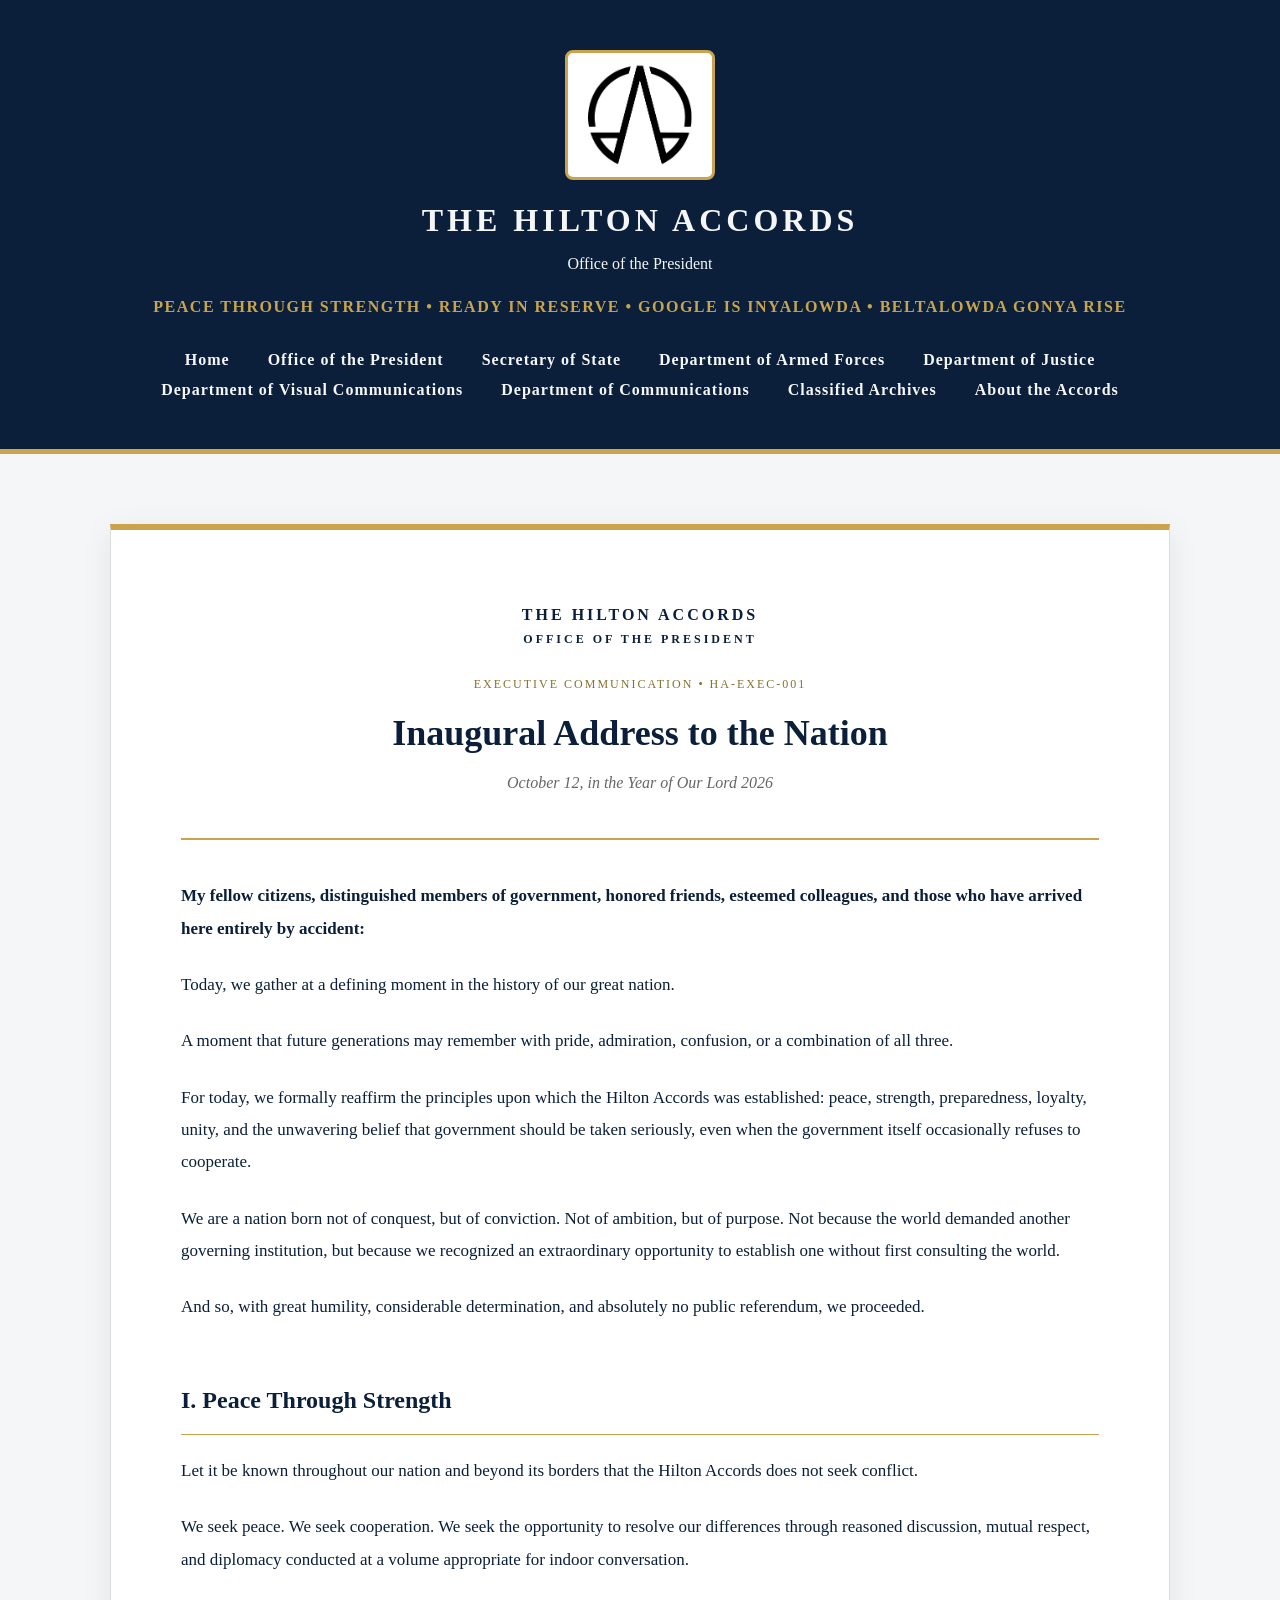
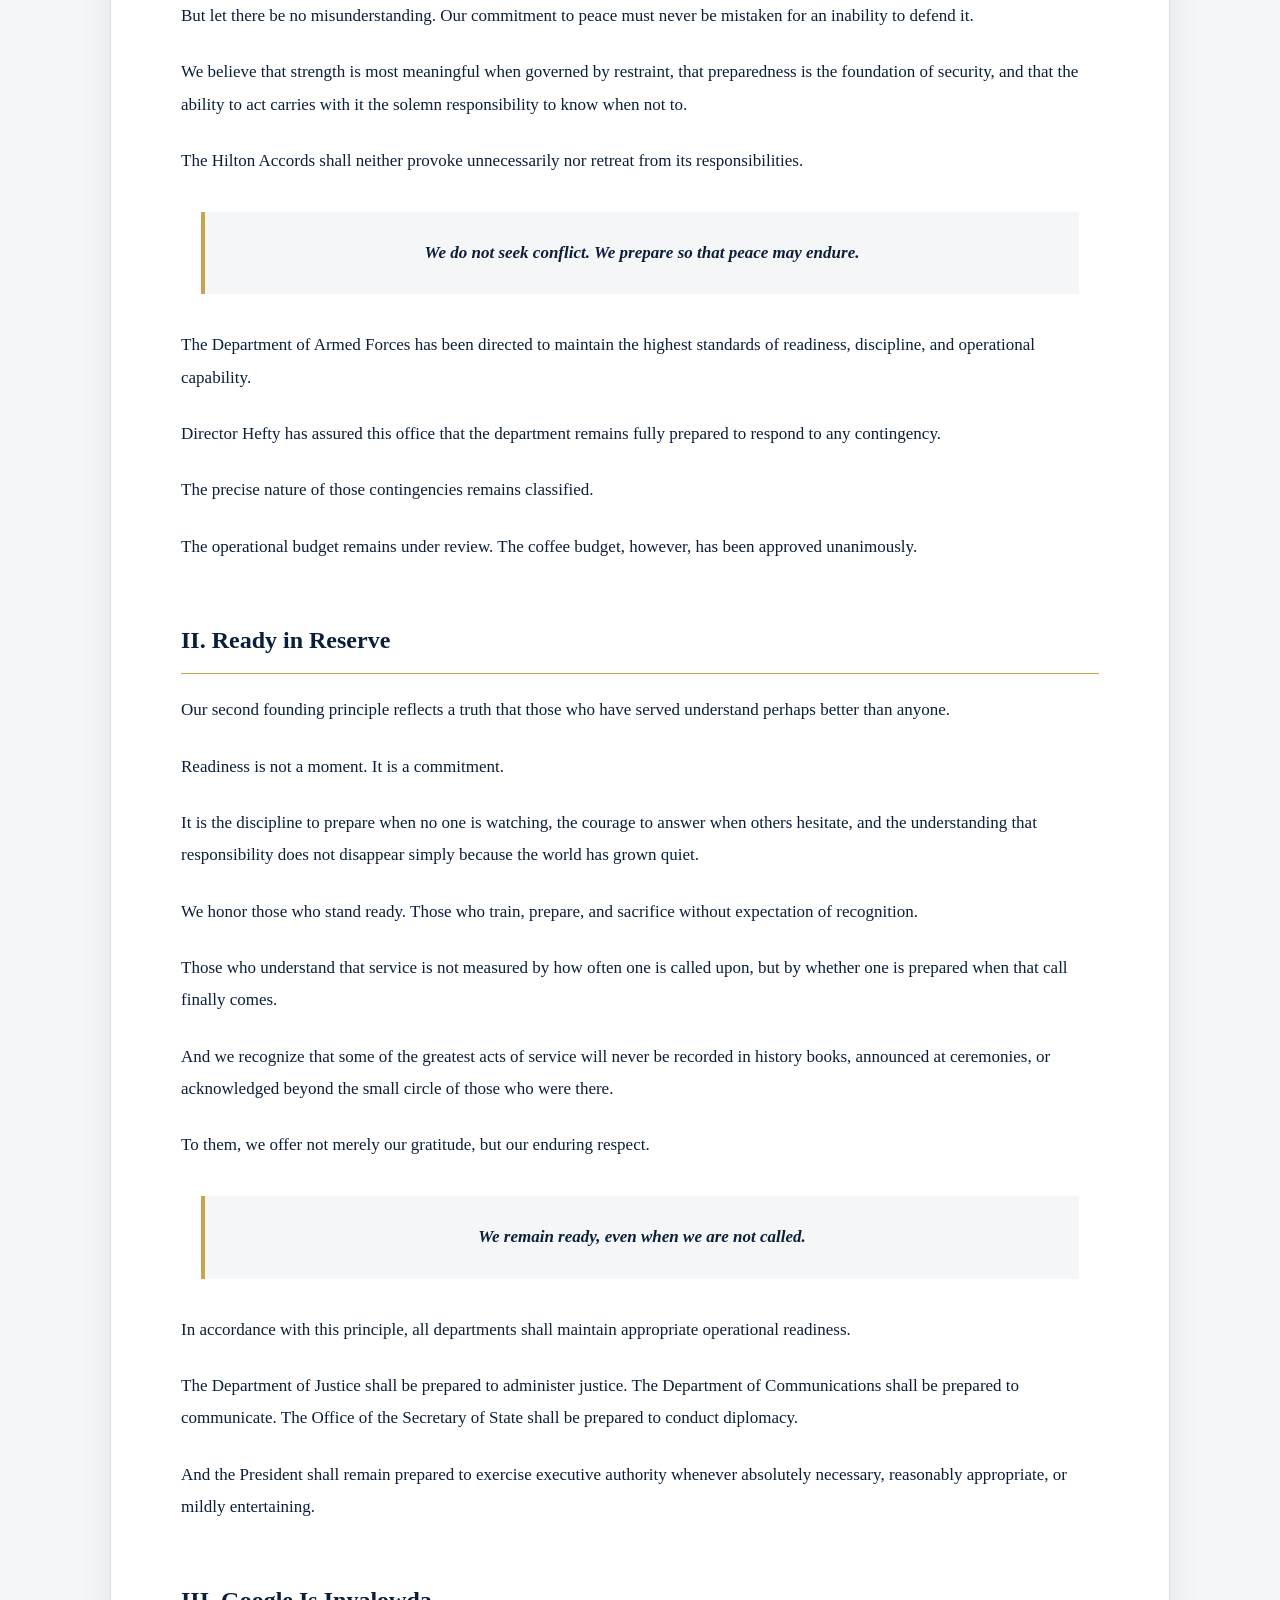
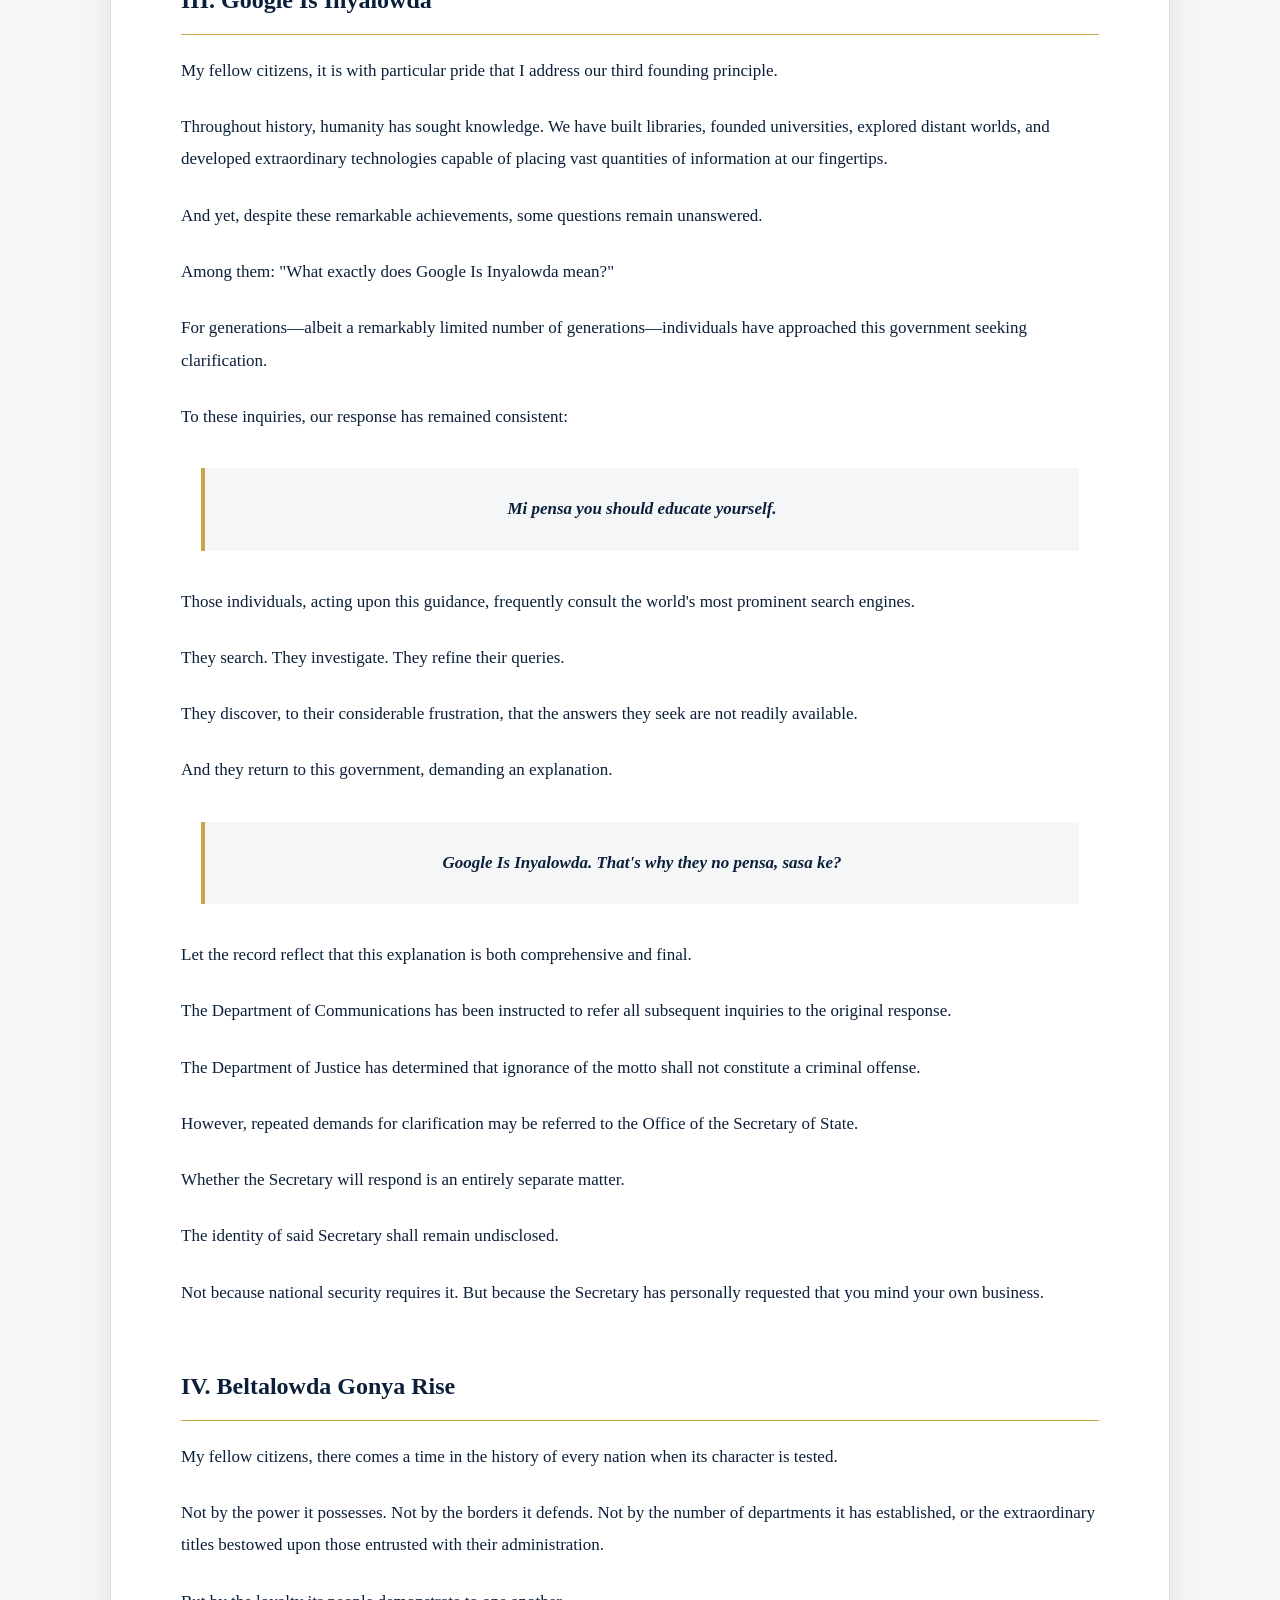
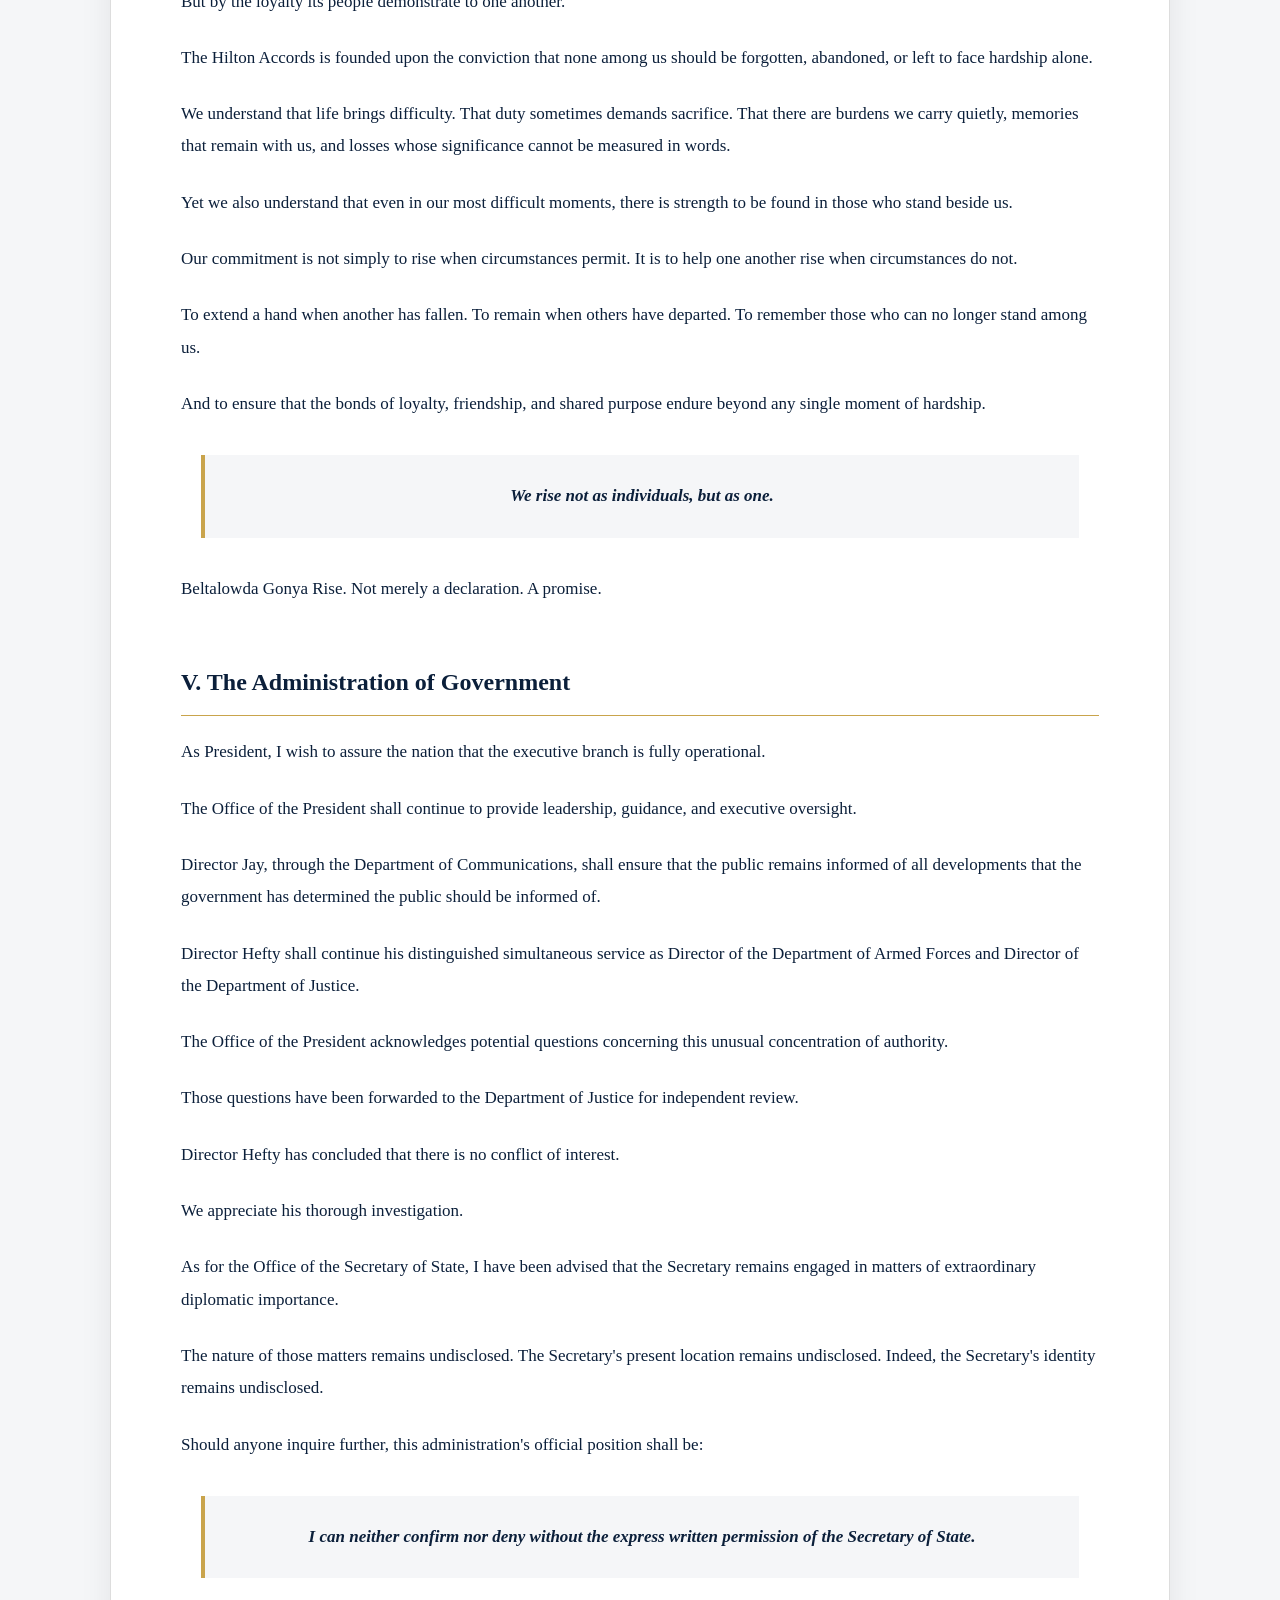
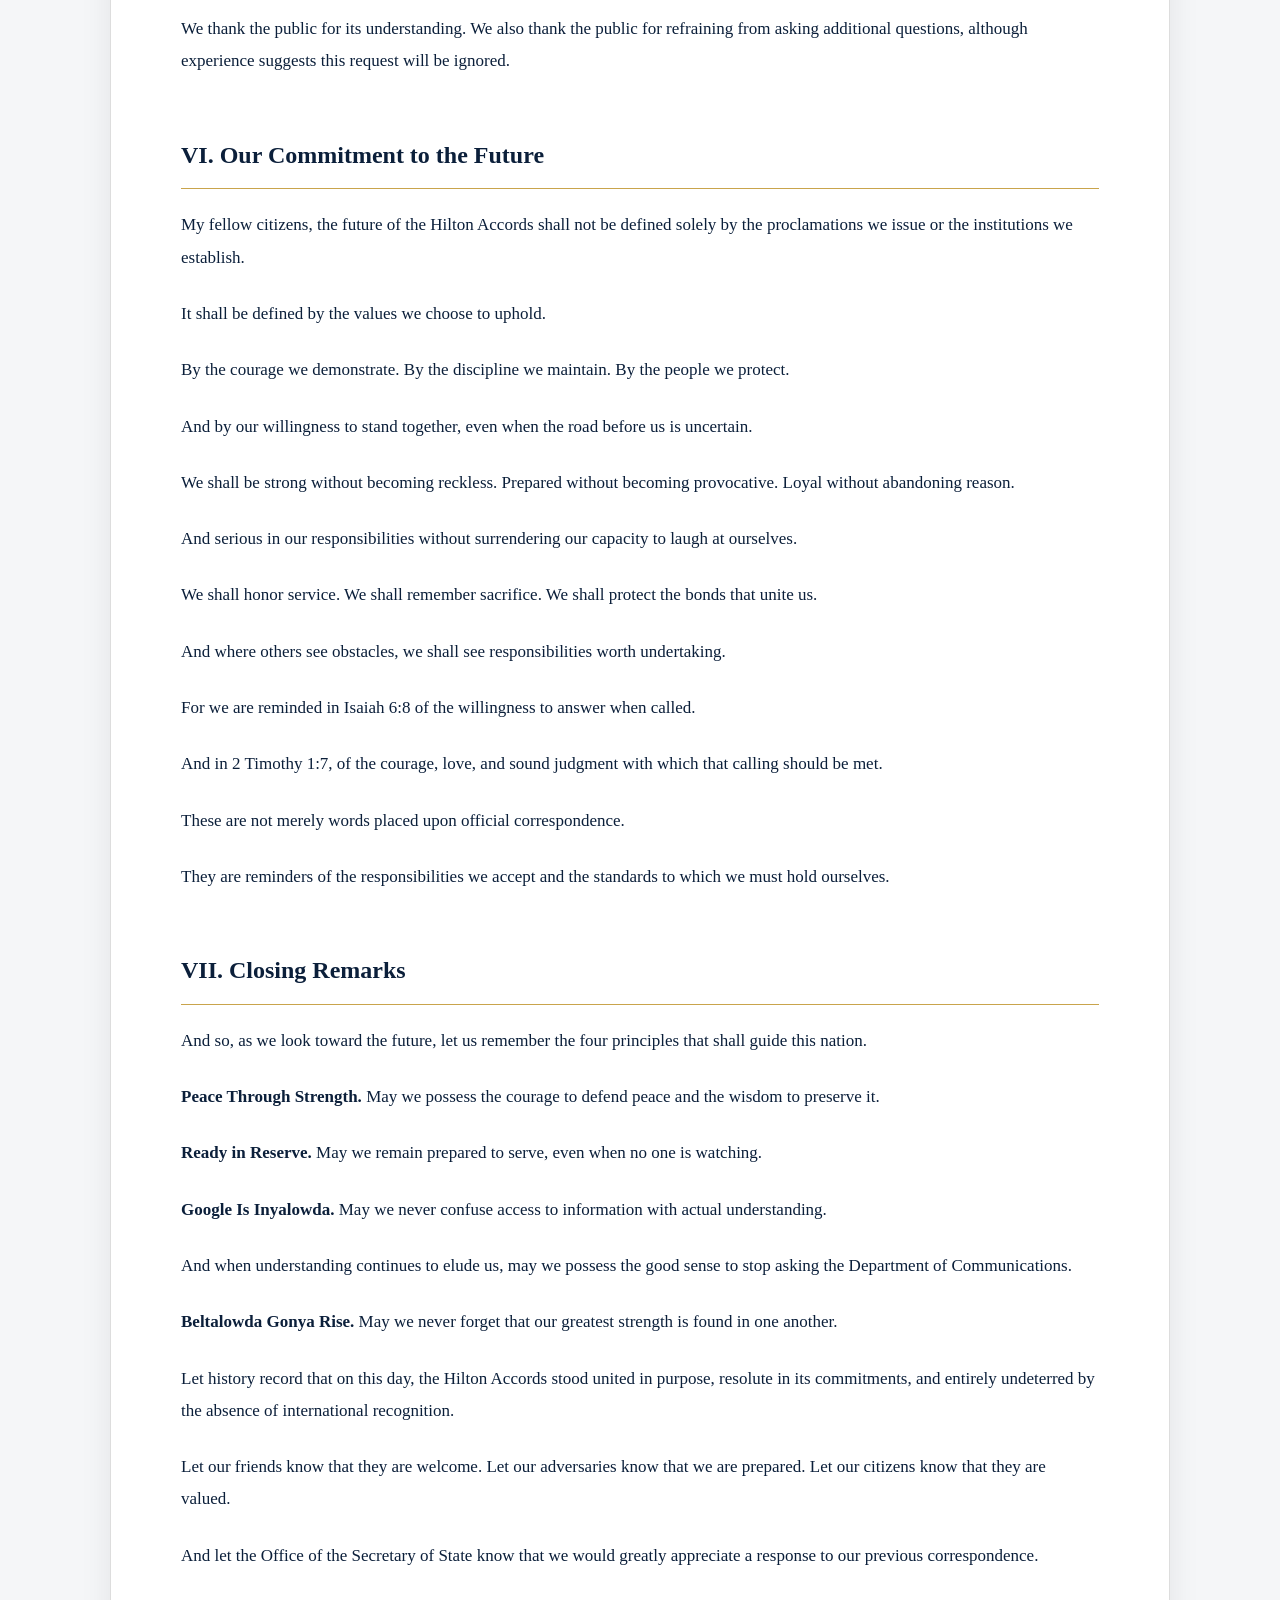
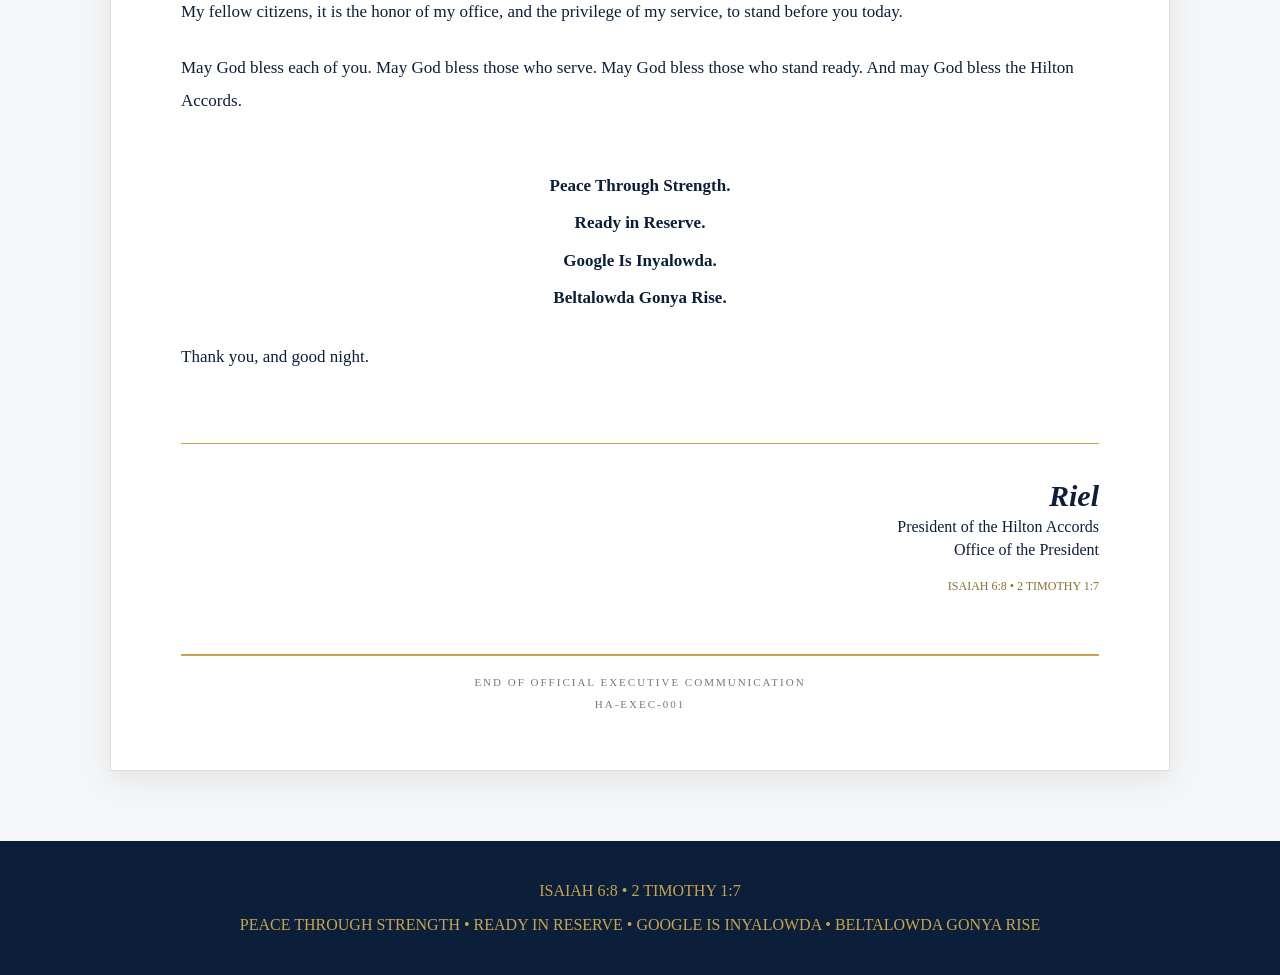
<file: president.html>
<!DOCTYPE html>
<html lang="en">
<head>
    <meta charset="UTF-8">
    <meta name="viewport"
          content="width=device-width, initial-scale=1.0">

    <title>Office of the President | Hilton Accords</title>

    <link rel="stylesheet" href="style.css">
</head>

<body>
    <header>
        <img src="IMG_8892.JPG"
             alt="Official Hilton Accords Emblem"
             class="emblem">

        <h1>THE HILTON ACCORDS</h1>
        <p>Office of the President</p>
        <p class="national-motto">
            PEACE THROUGH STRENGTH • READY IN RESERVE •
            GOOGLE IS INYALOWDA • BELTALOWDA GONYA RISE
        </p>

<nav aria-label="Main navigation">
    <ul class="nav-links">
        <li><a href="index.html">Home</a></li>

        <li>
            <a href="president.html">
                Office of the President
            </a>
        </li>

        <li>
            <a href="secretary.html">
                Secretary of State
            </a>
        </li>

        <li>
            <a href="armed-forces.html">
                Department of Armed Forces
            </a>
        </li>

        <li>
            <a href="justice.html">
                Department of Justice
            </a>
        </li>
<li><a href="visual-communications.html">Department of Visual Communications</a></li>
<li>
    <a href="communications.html">
        Department of Communications
    </a>
</li>

        <li>
            <a href="classified.html">
                Classified Archives
            </a>
        </li>

        <li>
            <a href="index.html#about">
                About the Accords
            </a>
        </li>
    </ul>
</nav>

    </header>

   
<main class="president-main">

    <section class="presidential-document" id="inaugural-address">

        <div class="document-heading">
            <p class="document-office">
                THE HILTON ACCORDS
                <span>OFFICE OF THE PRESIDENT</span>
            </p>

            <p class="document-number">
                EXECUTIVE COMMUNICATION • HA-EXEC-001
            </p>

            <h2>Inaugural Address to the Nation</h2>

            <p class="document-date">
                October 12, in the Year of Our Lord 2026
            </p>
        </div>

        <div class="address-content">

            <p class="salutation">
                My fellow citizens, distinguished members of
                government, honored friends, esteemed colleagues,
                and those who have arrived here entirely by accident:
            </p>

            <p>
                Today, we gather at a defining moment in the
                history of our great nation.
            </p>

            <p>
                A moment that future generations may remember
                with pride, admiration, confusion, or a
                combination of all three.
            </p>

            <p>
                For today, we formally reaffirm the principles
                upon which the Hilton Accords was established:
                peace, strength, preparedness, loyalty, unity,
                and the unwavering belief that government should
                be taken seriously, even when the government
                itself occasionally refuses to cooperate.
            </p>

            <p>
                We are a nation born not of conquest, but of
                conviction. Not of ambition, but of purpose.
                Not because the world demanded another governing
                institution, but because we recognized an
                extraordinary opportunity to establish one
                without first consulting the world.
            </p>

            <p>
                And so, with great humility, considerable
                determination, and absolutely no public
                referendum, we proceeded.
            </p>

            <h3>I. Peace Through Strength</h3>

            <p>
                Let it be known throughout our nation and
                beyond its borders that the Hilton Accords
                does not seek conflict.
            </p>

            <p>
                We seek peace. We seek cooperation. We seek the
                opportunity to resolve our differences through
                reasoned discussion, mutual respect, and diplomacy
                conducted at a volume appropriate for indoor
                conversation.
            </p>

            <p>
                But let there be no misunderstanding. Our
                commitment to peace must never be mistaken
                for an inability to defend it.
            </p>

            <p>
                We believe that strength is most meaningful
                when governed by restraint, that preparedness
                is the foundation of security, and that the
                ability to act carries with it the solemn
                responsibility to know when not to.
            </p>

            <p>
                The Hilton Accords shall neither provoke
                unnecessarily nor retreat from its responsibilities.
            </p>

            <blockquote>
                We do not seek conflict. We prepare so that
                peace may endure.
            </blockquote>

            <p>
                The Department of Armed Forces has been directed
                to maintain the highest standards of readiness,
                discipline, and operational capability.
            </p>

            <p>
                Director Hefty has assured this office that
                the department remains fully prepared to respond
                to any contingency.
            </p>

            <p>
                The precise nature of those contingencies
                remains classified.
            </p>

            <p>
                The operational budget remains under review.
                The coffee budget, however, has been approved
                unanimously.
            </p>

            <h3>II. Ready in Reserve</h3>

            <p>
                Our second founding principle reflects a truth
                that those who have served understand perhaps
                better than anyone.
            </p>

            <p>
                Readiness is not a moment. It is a commitment.
            </p>

            <p>
                It is the discipline to prepare when no one
                is watching, the courage to answer when others
                hesitate, and the understanding that responsibility
                does not disappear simply because the world
                has grown quiet.
            </p>

            <p>
                We honor those who stand ready. Those who train,
                prepare, and sacrifice without expectation
                of recognition.
            </p>

            <p>
                Those who understand that service is not measured
                by how often one is called upon, but by whether
                one is prepared when that call finally comes.
            </p>

            <p>
                And we recognize that some of the greatest acts
                of service will never be recorded in history books,
                announced at ceremonies, or acknowledged beyond
                the small circle of those who were there.
            </p>

            <p>
                To them, we offer not merely our gratitude,
                but our enduring respect.
            </p>

            <blockquote>
                We remain ready, even when we are not called.
            </blockquote>

            <p>
                In accordance with this principle, all departments
                shall maintain appropriate operational readiness.
            </p>

            <p>
                The Department of Justice shall be prepared
                to administer justice. The Department of
                Communications shall be prepared to communicate.
                The Office of the Secretary of State shall
                be prepared to conduct diplomacy.
            </p>

            <p>
                And the President shall remain prepared to
                exercise executive authority whenever absolutely
                necessary, reasonably appropriate, or
                mildly entertaining.
            </p>

            <h3>III. Google Is Inyalowda</h3>

            <p>
                My fellow citizens, it is with particular pride
                that I address our third founding principle.
            </p>

            <p>
                Throughout history, humanity has sought knowledge.
                We have built libraries, founded universities,
                explored distant worlds, and developed extraordinary
                technologies capable of placing vast quantities
                of information at our fingertips.
            </p>

            <p>
                And yet, despite these remarkable achievements,
                some questions remain unanswered.
            </p>

            <p>
                Among them: "What exactly does Google
                Is Inyalowda mean?"
            </p>

            <p>
                For generations—albeit a remarkably limited
                number of generations—individuals have
                approached this government seeking clarification.
            </p>

            <p>
                To these inquiries, our response has
                remained consistent:
            </p>

            <blockquote>
                Mi pensa you should educate yourself.
            </blockquote>

            <p>
                Those individuals, acting upon this guidance,
                frequently consult the world's most prominent
                search engines.
            </p>

            <p>
                They search. They investigate. They refine
                their queries.
            </p>

            <p>
                They discover, to their considerable frustration,
                that the answers they seek are not readily available.
            </p>

            <p>
                And they return to this government,
                demanding an explanation.
            </p>

            <blockquote>
                Google Is Inyalowda. That's why they
                no pensa, sasa ke?
            </blockquote>

            <p>
                Let the record reflect that this explanation
                is both comprehensive and final.
            </p>

            <p>
                The Department of Communications has been instructed
                to refer all subsequent inquiries to the
                original response.
            </p>

            <p>
                The Department of Justice has determined that
                ignorance of the motto shall not constitute
                a criminal offense.
            </p>

            <p>
                However, repeated demands for clarification
                may be referred to the Office of the
                Secretary of State.
            </p>

            <p>
                Whether the Secretary will respond is
                an entirely separate matter.
            </p>

            <p>
                The identity of said Secretary shall
                remain undisclosed.
            </p>

            <p>
                Not because national security requires it.
                But because the Secretary has personally
                requested that you mind your own business.
            </p>

            <h3>IV. Beltalowda Gonya Rise</h3>

            <p>
                My fellow citizens, there comes a time
                in the history of every nation when
                its character is tested.
            </p>

            <p>
                Not by the power it possesses. Not by
                the borders it defends. Not by the number
                of departments it has established, or
                the extraordinary titles bestowed upon
                those entrusted with their administration.
            </p>

            <p>
                But by the loyalty its people demonstrate
                to one another.
            </p>

            <p>
                The Hilton Accords is founded upon the
                conviction that none among us should
                be forgotten, abandoned, or left to
                face hardship alone.
            </p>

            <p>
                We understand that life brings difficulty.
                That duty sometimes demands sacrifice.
                That there are burdens we carry quietly,
                memories that remain with us, and losses
                whose significance cannot be measured in words.
            </p>

            <p>
                Yet we also understand that even in our
                most difficult moments, there is strength
                to be found in those who stand beside us.
            </p>

            <p>
                Our commitment is not simply to rise
                when circumstances permit.
                It is to help one another rise when
                circumstances do not.
            </p>

            <p>
                To extend a hand when another has fallen.
                To remain when others have departed.
                To remember those who can no longer
                stand among us.
            </p>

            <p>
                And to ensure that the bonds of loyalty,
                friendship, and shared purpose endure
                beyond any single moment of hardship.
            </p>

            <blockquote>
                We rise not as individuals, but as one.
            </blockquote>

            <p>
                Beltalowda Gonya Rise.
                Not merely a declaration. A promise.
            </p>

            <h3>V. The Administration of Government</h3>

            <p>
                As President, I wish to assure the nation
                that the executive branch is fully operational.
            </p>

            <p>
                The Office of the President shall continue
                to provide leadership, guidance, and
                executive oversight.
            </p>

            <p>
                Director Jay, through the Department of
                Communications, shall ensure that the public
                remains informed of all developments that
                the government has determined the public
                should be informed of.
            </p>

            <p>
                Director Hefty shall continue his distinguished
                simultaneous service as Director of the
                Department of Armed Forces and Director
                of the Department of Justice.
            </p>

            <p>
                The Office of the President acknowledges
                potential questions concerning this unusual
                concentration of authority.
            </p>

            <p>
                Those questions have been forwarded to
                the Department of Justice for independent review.
            </p>

            <p>
                Director Hefty has concluded that there
                is no conflict of interest.
            </p>

            <p>
                We appreciate his thorough investigation.
            </p>

            <p>
                As for the Office of the Secretary of State,
                I have been advised that the Secretary
                remains engaged in matters of extraordinary
                diplomatic importance.
            </p>

            <p>
                The nature of those matters remains undisclosed.
                The Secretary's present location remains
                undisclosed. Indeed, the Secretary's identity
                remains undisclosed.
            </p>

            <p>
                Should anyone inquire further, this
                administration's official position shall be:
            </p>

            <blockquote>
                I can neither confirm nor deny without
                the express written permission of
                the Secretary of State.
            </blockquote>

            <p>
                We thank the public for its understanding.
                We also thank the public for refraining
                from asking additional questions, although
                experience suggests this request will be ignored.
            </p>

            <h3>VI. Our Commitment to the Future</h3>

            <p>
                My fellow citizens, the future of the
                Hilton Accords shall not be defined solely
                by the proclamations we issue or the
                institutions we establish.
            </p>

            <p>
                It shall be defined by the values
                we choose to uphold.
            </p>

            <p>
                By the courage we demonstrate.
                By the discipline we maintain.
                By the people we protect.
            </p>

            <p>
                And by our willingness to stand together,
                even when the road before us is uncertain.
            </p>

            <p>
                We shall be strong without becoming reckless.
                Prepared without becoming provocative.
                Loyal without abandoning reason.
            </p>

            <p>
                And serious in our responsibilities without
                surrendering our capacity to laugh at ourselves.
            </p>

            <p>
                We shall honor service.
                We shall remember sacrifice.
                We shall protect the bonds that unite us.
            </p>

            <p>
                And where others see obstacles, we shall see
                responsibilities worth undertaking.
            </p>

            <p>
                For we are reminded in Isaiah 6:8 of the
                willingness to answer when called.
            </p>

            <p>
                And in 2 Timothy 1:7, of the courage,
                love, and sound judgment with which
                that calling should be met.
            </p>

            <p>
                These are not merely words placed upon
                official correspondence.
            </p>

            <p>
                They are reminders of the responsibilities
                we accept and the standards to which
                we must hold ourselves.
            </p>

            <h3>VII. Closing Remarks</h3>

            <p>
                And so, as we look toward the future,
                let us remember the four principles
                that shall guide this nation.
            </p>

            <p>
                <strong>Peace Through Strength.</strong>
                May we possess the courage to defend peace
                and the wisdom to preserve it.
            </p>

            <p>
                <strong>Ready in Reserve.</strong>
                May we remain prepared to serve,
                even when no one is watching.
            </p>

            <p>
                <strong>Google Is Inyalowda.</strong>
                May we never confuse access to information
                with actual understanding.
            </p>

            <p>
                And when understanding continues to elude us,
                may we possess the good sense to stop asking
                the Department of Communications.
            </p>

            <p>
                <strong>Beltalowda Gonya Rise.</strong>
                May we never forget that our greatest
                strength is found in one another.
            </p>

            <p>
                Let history record that on this day, the
                Hilton Accords stood united in purpose,
                resolute in its commitments, and entirely
                undeterred by the absence of
                international recognition.
            </p>

            <p>
                Let our friends know that they are welcome.
                Let our adversaries know that we are prepared.
                Let our citizens know that they are valued.
            </p>

            <p>
                And let the Office of the Secretary of State
                know that we would greatly appreciate a
                response to our previous correspondence.
            </p>

            <p>
                My fellow citizens, it is the honor of my
                office, and the privilege of my service,
                to stand before you today.
            </p>

            <p>
                May God bless each of you.
                May God bless those who serve.
                May God bless those who stand ready.
                And may God bless the Hilton Accords.
            </p>

            <p class="closing-motto">
                Peace Through Strength.<br>
                Ready in Reserve.<br>
                Google Is Inyalowda.<br>
                Beltalowda Gonya Rise.
            </p>

            <p>
                Thank you, and good night.
            </p>

        </div>

        <div class="presidential-signature">
            <p class="signature-name">Riel</p>
            <p>President of the Hilton Accords</p>
            <p>Office of the President</p>
            <p class="scripture">
                ISAIAH 6:8 • 2 TIMOTHY 1:7
            </p>
        </div>

        <div class="document-end">
            END OF OFFICIAL EXECUTIVE COMMUNICATION
            <span>HA-EXEC-001</span>
        </div>

    </section>
</main>


    <footer>
        <p>ISAIAH 6:8 • 2 TIMOTHY 1:7</p>
        <p>
            PEACE THROUGH STRENGTH • READY IN RESERVE •
            GOOGLE IS INYALOWDA • BELTALOWDA GONYA RISE
        </p>
    </footer>
</body>
</html>
</file>
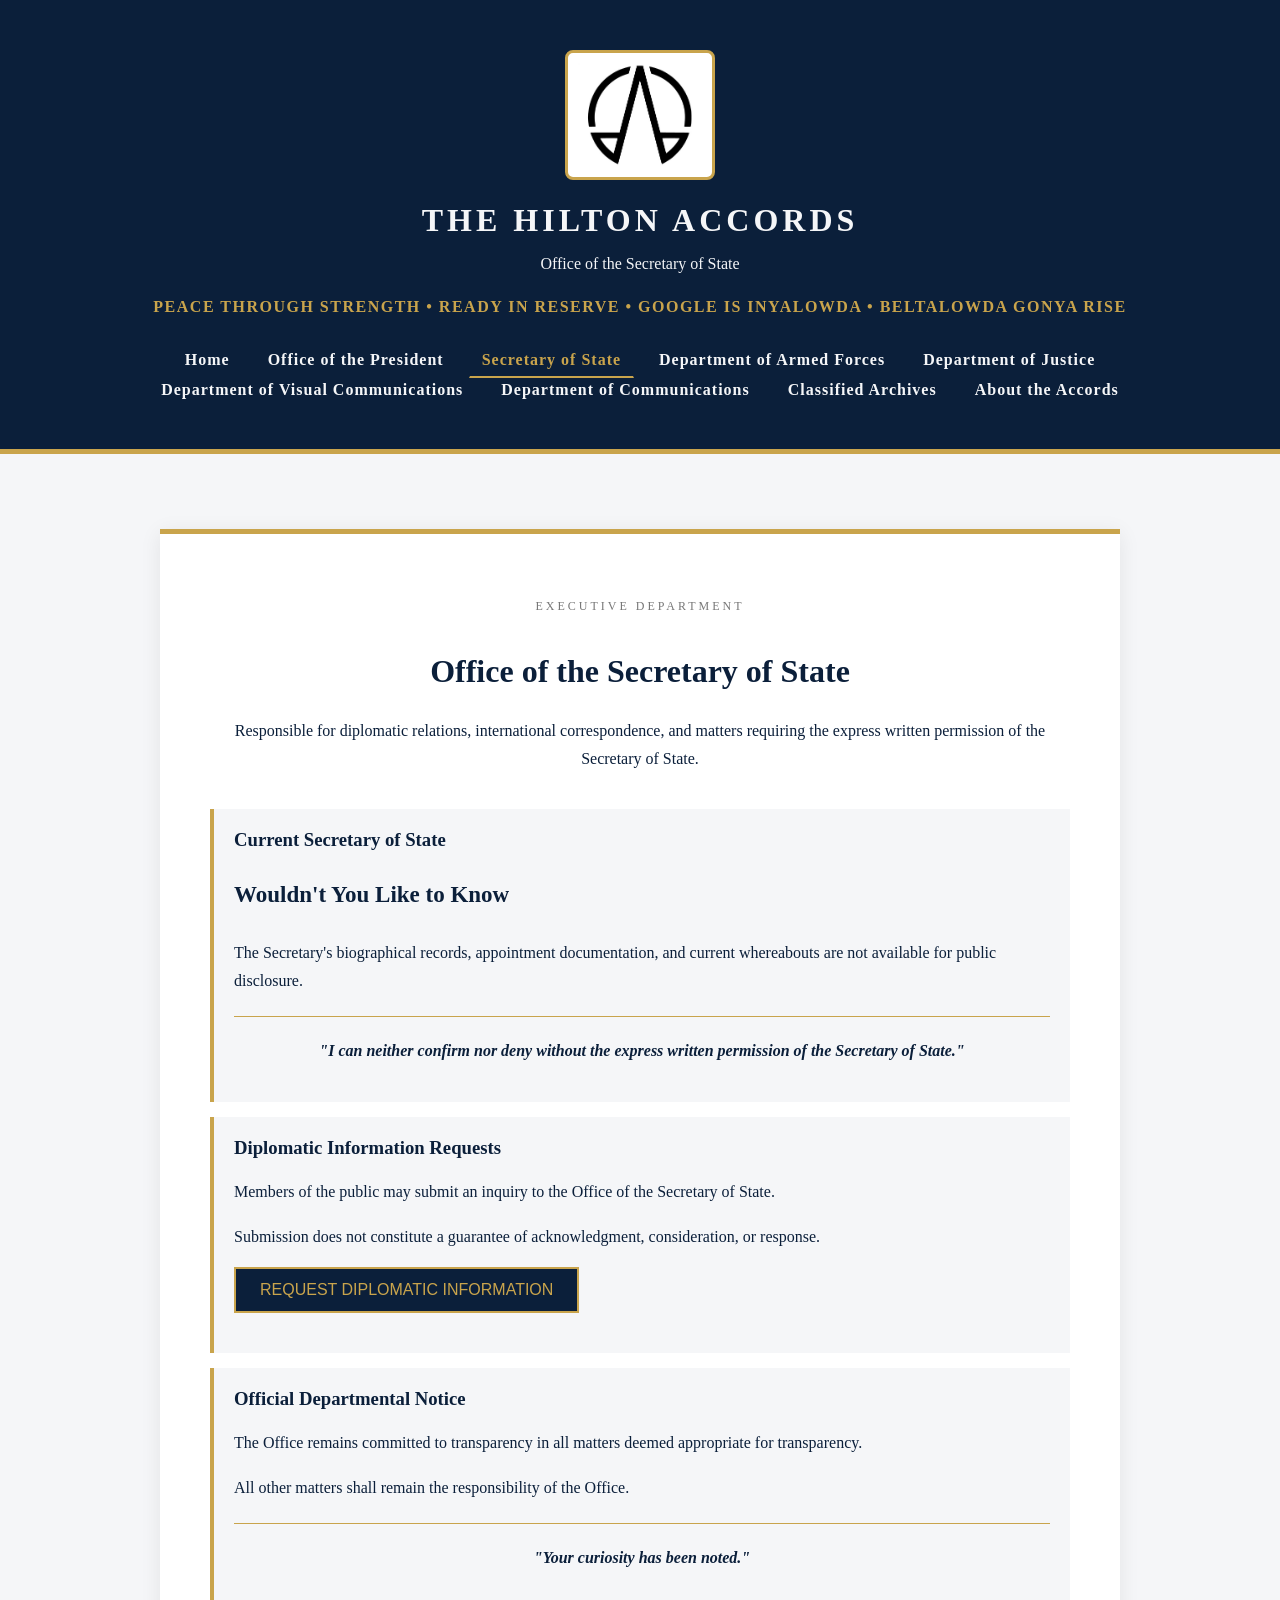
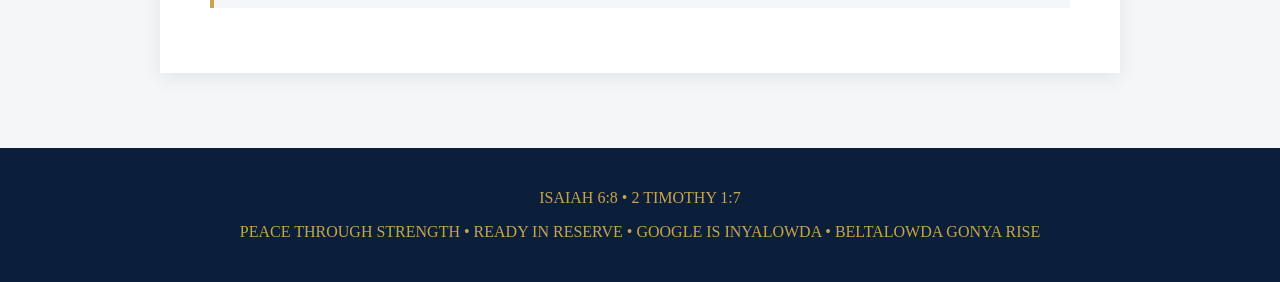
<file: secretary.html>
<!DOCTYPE html>
<html lang="en">
<head>
    <meta charset="UTF-8">
    <meta name="viewport"
          content="width=device-width, initial-scale=1.0">

    <title>
        Secretary of State | Hilton Accords
    </title>

    <link rel="stylesheet" href="style.css">
    <script src="secretary.js" defer></script>
</head>

<body>
    <header>
        <img src="IMG_8892.JPG"
             alt="Official Hilton Accords Emblem"
             class="emblem">

        <h1>THE HILTON ACCORDS</h1>

        <p>Office of the Secretary of State</p>

        <p class="national-motto">
            PEACE THROUGH STRENGTH • READY IN RESERVE •
            GOOGLE IS INYALOWDA • BELTALOWDA GONYA RISE
        </p>

        <nav aria-label="Main navigation">
            <ul class="nav-links">
                <li><a href="index.html">Home</a></li>
                <li><a href="president.html">Office of the President</a></li>
                <li>
                    <a href="secretary.html" aria-current="page">
                        Secretary of State
                    </a>
                </li>
                <li><a href="armed-forces.html">Department of Armed Forces</a></li>
                <li><a href="justice.html">Department of Justice</a></li>
                <li><a href="visual-communications.html">Department of Visual Communications</a></li>
                <li>
                    <a href="communications.html">
                        Department of Communications
                    </a>
</li>

                <li><a href="classified.html">Classified Archives</a></li>
                <li><a href="index.html#about">About the Accords</a></li>
            </ul>
        </nav>
    </header>

    <main class="department-main">

        <section class="department-panel">
            <p class="section-subtitle">
                EXECUTIVE DEPARTMENT
            </p>

            <h2>Office of the Secretary of State</h2>

            <p>
                Responsible for diplomatic relations,
                international correspondence, and
                matters requiring the express written
                permission of the Secretary of State.
            </p>

            <article class="motto-item">
                <h3>Current Secretary of State</h3>

                <p class="secretary-name">
                    Wouldn't You Like to Know
                </p>

                <p>
                    The Secretary's biographical records,
                    appointment documentation, and
                    current whereabouts are not available
                    for public disclosure.
                </p>

                <p class="official-statement">
                    "I can neither confirm nor deny without
                    the express written permission of
                    the Secretary of State."
                </p>
            </article>

            <article class="motto-item">
                <h3>Diplomatic Information Requests</h3>

                <p>
                    Members of the public may submit an
                    inquiry to the Office of the Secretary
                    of State.
                </p>

                <p>
                    Submission does not constitute a guarantee
                    of acknowledgment, consideration,
                    or response.
                </p>

                <button id="informationRequest">
                    REQUEST DIPLOMATIC INFORMATION
                </button>

                <p id="secretaryResponse"
                   class="request-response"
                   role="status"
                   aria-live="polite"></p>
            </article>

            <article class="motto-item">
                <h3>Official Departmental Notice</h3>

                <p>
                    The Office remains committed to
                    transparency in all matters deemed
                    appropriate for transparency.
                </p>

                <p>
                    All other matters shall remain
                    the responsibility of the Office.
                </p>

                <p class="official-statement">
                    "Your curiosity has been noted."
                </p>
            </article>

        </section>

    </main>

    <footer>
        <p>ISAIAH 6:8 • 2 TIMOTHY 1:7</p>

        <p>
            PEACE THROUGH STRENGTH • READY IN RESERVE •
            GOOGLE IS INYALOWDA • BELTALOWDA GONYA RISE
        </p>
    </footer>
</body>
</html>
</file>
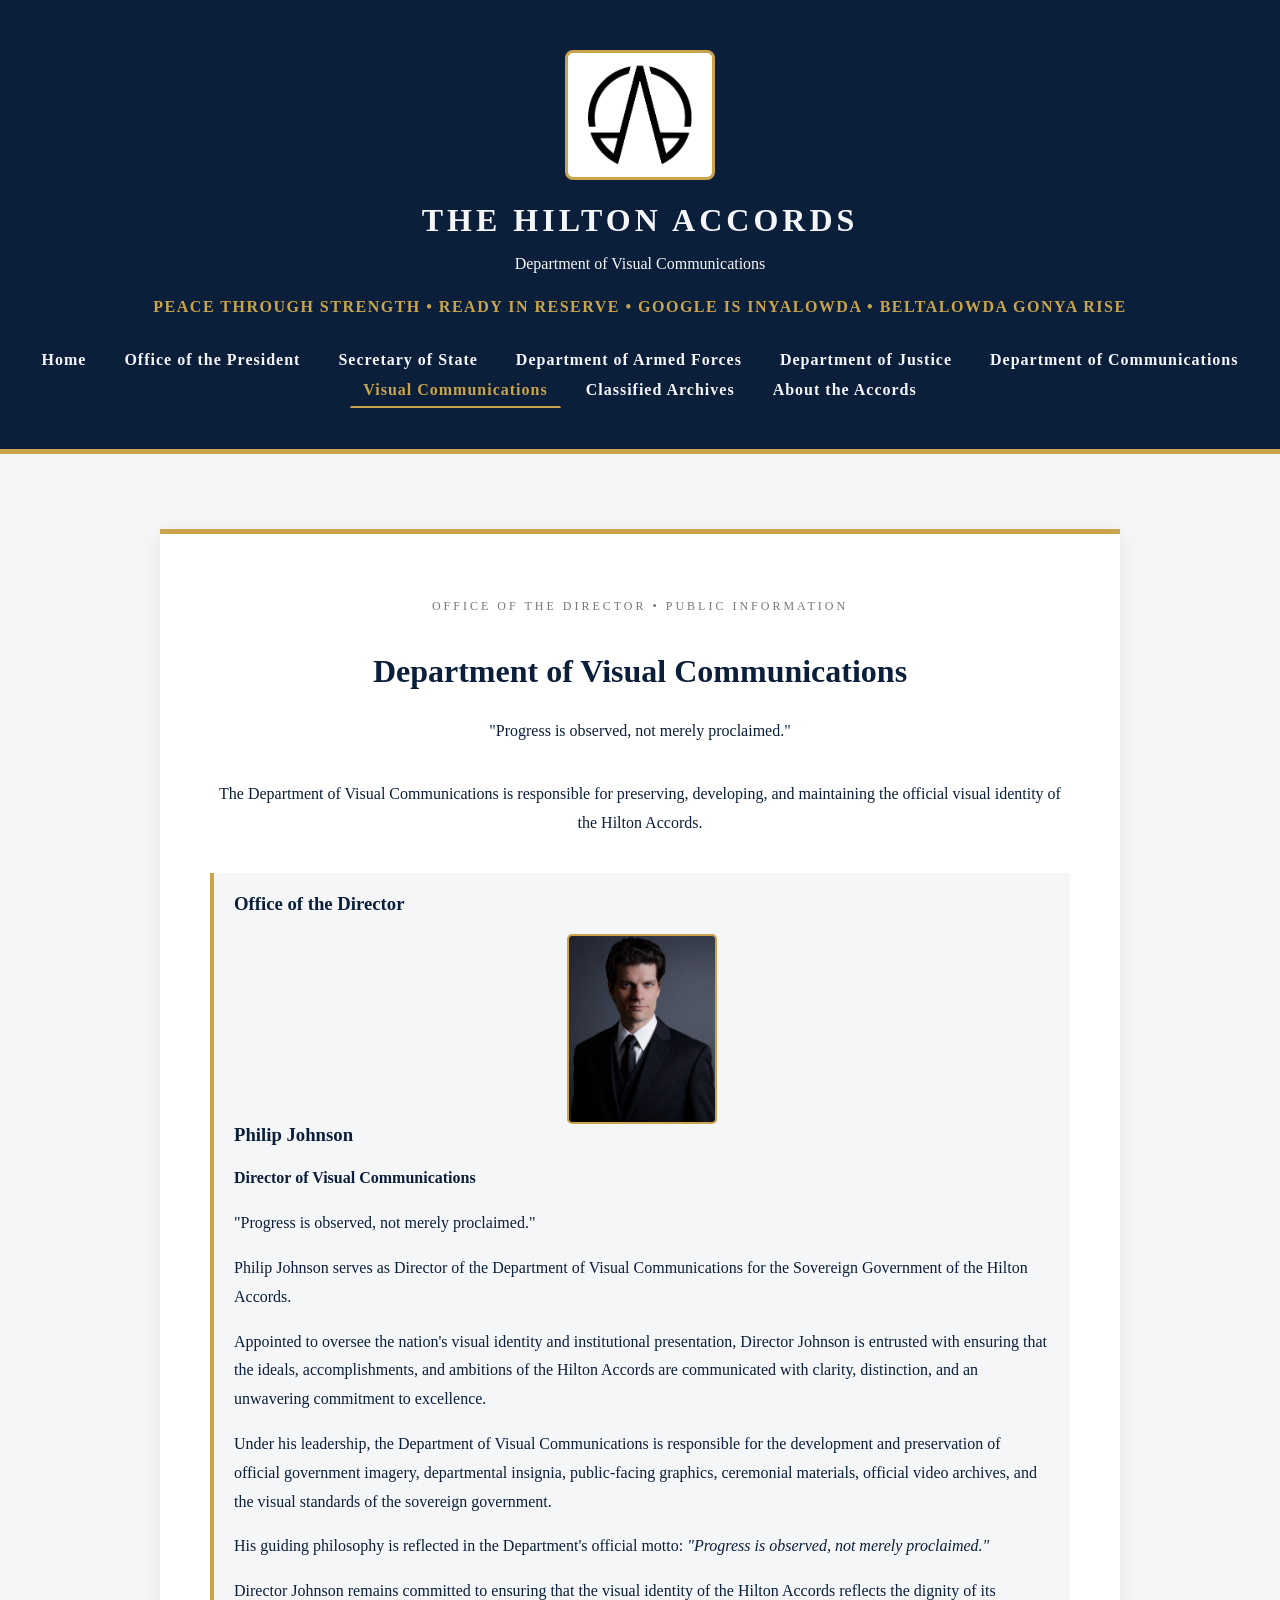
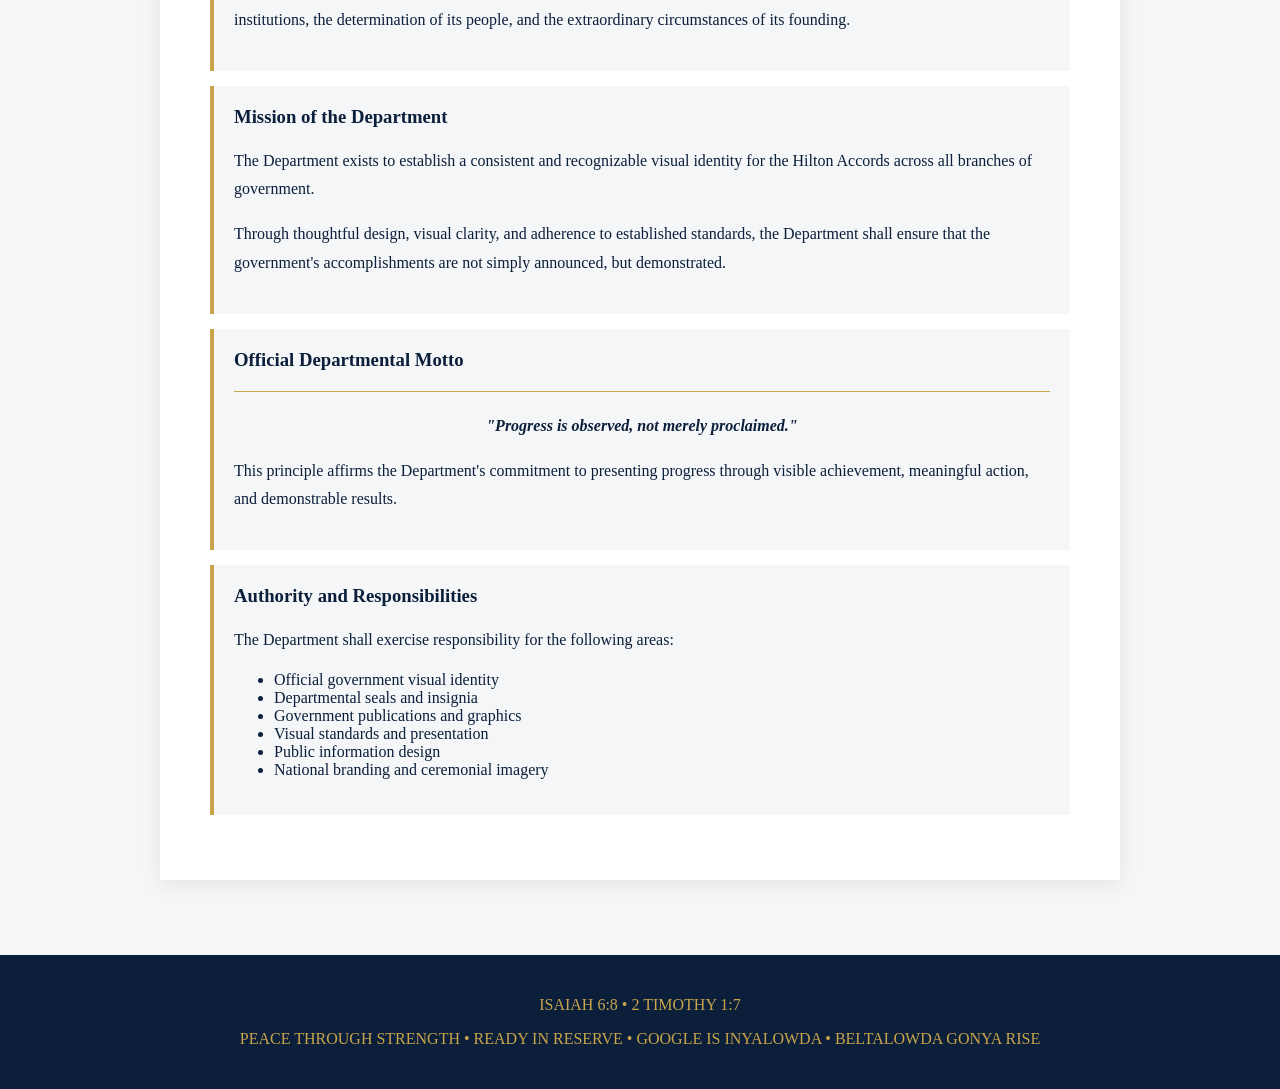
<file: visual-communications.html>
<!DOCTYPE html>
<html lang="en">

<head>
    <meta charset="UTF-8">
    <meta name="viewport" content="width=device-width, initial-scale=1.0">

    <title>Department of Visual Communications | Hilton Accords</title>

    <link rel="stylesheet" href="style.css">
</head>

<body>

    <!-- OFFICIAL GOVERNMENT HEADER -->
    <header>
        <img src="IMG_8892.JPG" alt="Official Hilton Accords Emblem" class="emblem">

        <h1>THE HILTON ACCORDS</h1>
        <p>Department of Visual Communications</p>

        <p class="national-motto">
            PEACE THROUGH STRENGTH • READY IN RESERVE •
            GOOGLE IS INYALOWDA • BELTALOWDA GONYA RISE
        </p>

        <!-- GOVERNMENT NAVIGATION -->
        <nav aria-label="Main navigation">
            <ul class="nav-links">
                <li><a href="index.html">Home</a></li>
                <li><a href="president.html">Office of the President</a></li>
                <li><a href="secretary.html">Secretary of State</a></li>
                <li><a href="armed-forces.html">Department of Armed Forces</a></li>
                <li><a href="justice.html">Department of Justice</a></li>
                <li><a href="communications.html">Department of Communications</a></li>
                <li>
                    <a href="visual-communications.html" aria-current="page">
                        Visual Communications
                    </a>
                </li>
                <li><a href="classified.html">Classified Archives</a></li>
                <li><a href="index.html#about">About the Accords</a></li>
            </ul>
        </nav>
    </header>

    <!-- DEPARTMENT OF VISUAL COMMUNICATIONS -->
    <main class="department-main">

        <section class="department-panel">

            <p class="section-subtitle">
                OFFICE OF THE DIRECTOR • PUBLIC INFORMATION
            </p>

            <h2>Department of Visual Communications</h2>
            <p>"Progress is observed, not merely proclaimed."</p>
            <p>
                The Department of Visual Communications
                is responsible for preserving, developing,
                and maintaining the official visual identity
                of the Hilton Accords.
            </p>

            <!-- OFFICE OF THE DIRECTOR -->

            <!-- OFFICE OF THE DIRECTOR -->
            <article class="motto-item director-profile">

                <h3>Office of the Director</h3>

                <div class="director-profile-layout">

                    <!-- OFFICIAL DIRECTOR PORTRAIT -->
                    <div class="director-portrait">
                        <img src="philip-johnson.jpg" alt="Official portrait of Director Philip Johnson"
                            class="director-headshot">
                    </div>

                </div>

                <!-- DIRECTOR BIOGRAPHY -->
                <div class="director-biography">

                    <h3>Philip Johnson</h3>

                    <p>
                        <strong>
                            Director of Visual Communications
                        </strong>
                    <p>"Progress is observed, not merely proclaimed."</p>
                    </p>

                    <p>
                        Philip Johnson serves as Director of the
                        Department of Visual Communications for
                        the Sovereign Government of the Hilton Accords.
                    </p>

                    <p>
                        Appointed to oversee the nation's visual
                        identity and institutional presentation,
                        Director Johnson is entrusted with ensuring
                        that the ideals, accomplishments, and ambitions
                        of the Hilton Accords are communicated with
                        clarity, distinction, and an unwavering
                        commitment to excellence.
                    </p>

                    <p>
                        Under his leadership, the Department of Visual Communications is responsible for the development
                        and preservation of official government imagery, departmental insignia, public-facing graphics,
                        ceremonial materials, official video archives, and the visual standards of the sovereign
                        government.
                    </p>

                    <p>
                        His guiding philosophy is reflected in the
                        Department's official motto:
                        <em>
                            "Progress is observed, not merely proclaimed."
                        </em>
                    </p>

                    <p>
                        Director Johnson remains committed to ensuring
                        that the visual identity of the Hilton Accords
                        reflects the dignity of its institutions,
                        the determination of its people, and the
                        extraordinary circumstances of its founding.
                    </p>

                </div>

                </div>

            </article>


            <!-- DEPARTMENTAL MISSION -->
            <article class="motto-item">

                <h3>Mission of the Department</h3>

                <p>
                    The Department exists to establish a
                    consistent and recognizable visual identity
                    for the Hilton Accords across all branches
                    of government.
                </p>

                <p>
                    Through thoughtful design, visual clarity,
                    and adherence to established standards,
                    the Department shall ensure that the
                    government's accomplishments are not
                    simply announced, but demonstrated.
                </p>

            </article>

            <!-- OFFICIAL DEPARTMENTAL MOTTO -->
            <article class="motto-item">

                <h3>Official Departmental Motto</h3>

                <p class="official-statement">
                    "Progress is observed, not merely proclaimed."
                </p>

                <p>
                    This principle affirms the Department's
                    commitment to presenting progress through
                    visible achievement, meaningful action,
                    and demonstrable results.
                </p>

            </article>

            <!-- DEPARTMENTAL RESPONSIBILITIES -->
            <article class="motto-item">

                <h3>Authority and Responsibilities</h3>

                <p>
                    The Department shall exercise responsibility
                    for the following areas:
                </p>

                <ul>
                    <li>Official government visual identity</li>
                    <li>Departmental seals and insignia</li>
                    <li>Government publications and graphics</li>
                    <li>Visual standards and presentation</li>
                    <li>Public information design</li>
                    <li>National branding and ceremonial imagery</li>
                </ul>

            </article>

        </section>

    </main>

    <!-- OFFICIAL GOVERNMENT FOOTER -->
    <footer>
        <p>ISAIAH 6:8 • 2 TIMOTHY 1:7</p>

        <p>
            PEACE THROUGH STRENGTH • READY IN RESERVE •
            GOOGLE IS INYALOWDA • BELTALOWDA GONYA RISE
        </p>
    </footer>

</body>

</html>
</file>
<file: style.css>
:root {
    --navy: #0B1F3A;
    --gold: #C9A44C;
    --white: #F5F6F8;
    --command: #141A21;
}

* {
    box-sizing: border-box;
}

body {
    margin: 0;
    font-family: Georgia, serif;
    background-color: var(--white);
    color: var(--navy);
}

header {
    background-color: var(--navy);
    color: var(--white);
    text-align: center;
    padding: 50px 20px;
    border-bottom: 5px solid var(--gold);
}


header h1 {
    letter-spacing: 4px;
    margin-bottom: 10px;
}

.emblem {
    width: 150px;
    max-width: 100%;
    display: block;
    margin: 0 auto 20px;
    background-color: white;
    padding: 10px;
    border-radius: 8px;
    border: 3px solid var(--gold);
}



nav {
    margin-top: 30px;
}

.nav-links {
    list-style: none;
    padding: 0;
    margin: 0;
    display: flex;
    justify-content: center;
    flex-wrap: wrap;
    gap: 12px;
}

.nav-links a {
    color: var(--white);
    text-decoration: none;
    font-weight: bold;
    letter-spacing: 1px;
    padding: 8px 12px;
    border: 1px solid transparent;
    transition: 0.3s ease;
}

.nav-links a:hover {
    color: var(--gold);
    border-bottom: 1px solid var(--gold);
}


main {
    max-width: 1000px;
    margin: 60px auto;
    padding: 30px;
    text-align: center;
}

button {
    background-color: var(--navy);
    color: var(--gold);
    border: 2px solid var(--gold);
    padding: 12px 24px;
    cursor: pointer;
    font-size: 16px;
}

button:hover {
    background-color: var(--gold);
    color: var(--navy);
}

footer {
    background-color: var(--navy);
    color: var(--gold);
    text-align: center;
    padding: 25px;
}


.about-section {
    margin-top: 80px;
    padding: 50px 30px;
    background-color: white;
    border-top: 5px solid var(--gold);
    box-shadow: 0 4px 20px rgba(0, 0, 0, 0.08);
}

.about-section h2 {
    font-size: 32px;
    margin-bottom: 10px;
}

.section-subtitle {
    color: #777;
    text-transform: uppercase;
    letter-spacing: 3px;
    font-size: 12px;
    margin-bottom: 40px;
}

.motto-item {
    padding: 20px;
    margin-bottom: 15px;
    border-left: 4px solid var(--gold);
    background-color: #F5F6F8;
    text-align: left;
}

.motto-item h3 {
    color: var(--navy);
    margin-top: 0;
}

.motto-item p {
    line-height: 1.8;
}

.official-statement {
    font-weight: bold;
    font-style: italic;
    text-align: center;
    color: var(--navy);
    border-top: 1px solid var(--gold);
    padding-top: 20px;
    margin-top: 20px;
}

.national-motto {
    color: var(--gold);
    font-size: 16px;
    font-weight: bold;
    letter-spacing: 1.5px;
    line-height: 1.8;
    margin-top: 20px;
}


/* OFFICE OF THE PRESIDENT */

.president-main {
    max-width: 1100px;
    margin: 50px auto;
    padding: 20px;
    text-align: left;
}

.presidential-document {
    background: #ffffff;
    padding: 60px 70px;
    border: 1px solid #ddd;
    border-top: 6px solid var(--gold);
    box-shadow: 0 8px 30px rgba(0, 0, 0, 0.08);
}

.document-heading {
    text-align: center;
    border-bottom: 2px solid var(--gold);
    padding-bottom: 30px;
    margin-bottom: 40px;
}

.document-office {
    font-weight: bold;
    letter-spacing: 3px;
    color: var(--navy);
}

.document-office span {
    display: block;
    font-size: 12px;
    margin-top: 8px;
}

.document-number {
    color: #8a702e;
    font-size: 12px;
    letter-spacing: 2px;
    margin-top: 30px;
}

.document-heading h2 {
    font-size: 36px;
    margin: 20px 0;
}

.document-date {
    font-style: italic;
    color: #666;
}

.address-content {
    font-size: 17px;
    line-height: 1.9;
}

.address-content p {
    margin-bottom: 24px;
}

.address-content h3 {
    margin-top: 55px;
    margin-bottom: 20px;
    padding-bottom: 10px;
    border-bottom: 1px solid var(--gold);
    font-size: 24px;
}

.address-content blockquote {
    margin: 35px 20px;
    padding: 25px;
    background: #f5f6f8;
    border-left: 4px solid var(--gold);
    font-weight: bold;
    font-style: italic;
    text-align: center;
}

.salutation {
    font-weight: bold;
}

.closing-motto {
    text-align: center;
    font-weight: bold;
    color: var(--navy);
    line-height: 2.2;
    margin: 50px 0;
}

.presidential-signature {
    margin-top: 70px;
    text-align: right;
    border-top: 1px solid var(--gold);
    padding-top: 30px;
}

.presidential-signature p {
    margin: 5px 0;
}

.signature-name {
    font-family: Georgia, serif;
    font-size: 30px;
    font-style: italic;
    font-weight: bold;
}

.scripture {
    font-size: 12px;
    color: #8a702e;
    margin-top: 20px !important;
}

.document-end {
    margin-top: 60px;
    padding-top: 20px;
    border-top: 2px solid var(--gold);
    text-align: center;
    font-size: 11px;
    letter-spacing: 2px;
    color: #777;
}

.document-end span {
    display: block;
    margin-top: 10px;
}

/* Smaller screen adjustments */

@media (max-width: 700px) {
    .president-main {
        padding: 10px;
    }

    .presidential-document {
        padding: 30px 20px;
    }

    .document-heading h2 {
        font-size: 26px;
    }

    .address-content {
        font-size: 16px;
    }
}


/* SECRETARY OF STATE AND DEPARTMENT PAGES */

.nav-links a[aria-current="page"] {
    color: var(--gold);
    border-bottom: 2px solid var(--gold);
}

.department-main {
    max-width: 1000px;
    margin: 55px auto;
    padding: 20px;
    text-align: left;
}

.department-panel {
    background-color: white;
    padding: 50px;
    border-top: 5px solid var(--gold);
    box-shadow: 0 4px 20px rgba(0, 0, 0, 0.08);
}

.department-panel>h2 {
    text-align: center;
    font-size: 32px;
}

.department-panel>.section-subtitle {
    text-align: center;
}

.department-panel>p {
    line-height: 1.8;
    text-align: center;
    margin-bottom: 35px;
}

.secretary-name {
    font-size: 23px;
    font-weight: bold;
    color: var(--navy);
}

.request-response {
    font-weight: bold;
    color: #8a702e;
    margin-top: 20px;
    line-height: 1.8;
}

@media (max-width: 700px) {
    .department-main {
        margin: 20px auto;
        padding: 10px;
    }

    .department-panel {
        padding: 25px 18px;
    }
}


/* DEPARTMENT OF ARMED FORCES */

.armed-forces-main .department-panel {
    border-top: 6px solid var(--gold);
}

.readiness-dashboard {
    margin: 30px 0;
    padding: 25px;
    background: var(--navy);
    color: white;
    border: 2px solid var(--gold);
}

.readiness-heading {
    display: flex;
    justify-content: space-between;
    align-items: center;
    flex-wrap: wrap;
    gap: 15px;
    margin-bottom: 25px;
}

.readiness-heading h3 {
    margin: 0;
    color: white;
    font-size: 22px;
}

.readiness-live {
    color: #65e0a3;
    font-family: monospace;
    font-size: 12px;
    letter-spacing: 1px;
}

.readiness-grid {
    display: grid;
    grid-template-columns: repeat(2, minmax(0, 1fr));
    gap: 15px;
}

.readiness-card {
    padding: 20px;
    background: #182d49;
    border: 1px solid #40536c;
    display: flex;
    flex-direction: column;
    gap: 12px;
    min-width: 0;
}

.readiness-card span {
    color: #b4c0d1;
    font-size: 12px;
    letter-spacing: 1px;
}

.readiness-card strong {
    color: var(--gold);
    font-size: 15px;
    overflow-wrap: anywhere;
}

.readiness-disclaimer {
    margin: 22px 0 0;
    color: #aebcd0;
    font-size: 11px;
    font-style: italic;
}

.readiness-report {
    margin-top: 25px;
    padding: 20px;
    background: #e9edf2;
    border-left: 4px solid var(--gold);
    color: var(--navy);
    line-height: 1.8;
}

.readiness-report[hidden] {
    display: none;
}

.readiness-report h4 {
    margin-top: 0;
    font-size: 18px;
}

@media (max-width: 650px) {
    .readiness-grid {
        grid-template-columns: 1fr;
    }

    .readiness-dashboard {
        padding: 18px;
    }
}

/* DEPARTMENT OF COMMUNICATIONS */

.communications-dashboard {
    margin: 30px 0;
    padding: 25px;
    background: var(--navy);
    color: white;
    border: 2px solid var(--gold);
}

.communications-dashboard-heading {
    display: flex;
    align-items: center;
    justify-content: space-between;
    flex-wrap: wrap;
    gap: 15px;
    margin-bottom: 25px;
}

.communications-dashboard-heading h3 {
    color: white;
    margin: 0;
    font-size: 22px;
}

.communications-online {
    color: #65e0a3;
    font: bold 12px monospace;
}

.communications-grid {
    display: grid;
    grid-template-columns: repeat(2, minmax(0, 1fr));
    gap: 15px;
}

.communications-status {
    background: #182d49;
    border: 1px solid #40536c;
    padding: 20px;
    display: flex;
    flex-direction: column;
    gap: 12px;
}

.communications-status span {
    color: #b4c0d1;
    font-size: 12px;
    letter-spacing: 1px;
}

.communications-status strong {
    color: var(--gold);
    font-size: 15px;
}

.communications-disclaimer {
    font-size: 12px;
    font-style: italic;
    color: #8996a7;
    margin-top: 20px;
}

.communications-dashboard .communications-disclaimer {
    color: #b4c0d1;
}

.communications-output {
    background: #e9edf2;
    color: var(--navy);
    border-left: 4px solid var(--gold);
    padding: 22px;
    margin-top: 24px;
    line-height: 1.8;
}

.communications-output[hidden] {
    display: none;
}

.communications-output h4 {
    margin-top: 0;
}

.inquiry-label {
    display: block;
    font-weight: bold;
    margin: 25px 0 10px;
}

.inquiry-select {
    width: 100%;
    padding: 14px;
    margin-bottom: 18px;
    background: white;
    color: var(--navy);
    border: 1px solid #aab4c0;
    font-size: 15px;
}

.press-release {
    background: white;
    border: 1px solid #dce1e8;
    border-left: 4px solid var(--gold);
    padding: 22px;
    margin-top: 18px;
}

.press-release span {
    color: #80661e;
    font-size: 11px;
    letter-spacing: 1px;
    font-weight: bold;
}

.press-release h4 {
    color: var(--navy);
    margin: 12px 0;
    font-size: 19px;
}

.press-release p {
    line-height: 1.7;
    margin-bottom: 0;
}

@media (max-width: 650px) {
    .communications-grid {
        grid-template-columns: 1fr;
    }

    .communications-dashboard {
        padding: 18px;
    }
}

/* DEPARTMENT OF JUSTICE */

.justice-dashboard {
    margin: 30px 0;
    padding: 25px;
    background: var(--navy);
    color: white;
    border: 2px solid var(--gold);
}

.justice-dashboard-heading {
    display: flex;
    justify-content: space-between;
    align-items: center;
    flex-wrap: wrap;
    gap: 15px;
    margin-bottom: 25px;
}

.justice-dashboard-heading h3 {
    margin: 0;
    color: white;
    font-size: 22px;
}

.justice-online {
    color: #65e0a3;
    font: bold 12px monospace;
}

.justice-grid {
    display: grid;
    grid-template-columns: repeat(2, minmax(0, 1fr));
    gap: 15px;
}

.justice-status {
    background: #182d49;
    padding: 20px;
    border: 1px solid #40536c;
    display: flex;
    flex-direction: column;
    gap: 12px;
}

.justice-status span {
    color: #b4c0d1;
    font-size: 12px;
    letter-spacing: 1px;
}

.justice-status strong {
    color: var(--gold);
    font-size: 15px;
    overflow-wrap: anywhere;
}

.justice-disclaimer {
    color: #b4c0d1;
    font-size: 12px;
    font-style: italic;
    margin-top: 20px;
}

.justice-case-list {
    display: grid;
    gap: 12px;
    margin: 25px 0;
}

.justice-case {
    display: flex;
    align-items: center;
    flex-wrap: wrap;
    gap: 14px;
    width: 100%;
    background: white;
    color: var(--navy);
    text-align: left;
    border: 1px solid #cfd6df;
    border-left: 4px solid var(--gold);
    padding: 18px;
}

.justice-case:hover {
    background: #e8edf3;
    color: var(--navy);
}

.justice-case span,
.justice-case small {
    font-family: monospace;
    font-size: 12px;
}

.justice-case strong {
    flex: 1;
    min-width: 180px;
}

.justice-case small {
    color: #846620;
    font-weight: bold;
}

.justice-label {
    display: block;
    font-weight: bold;
    margin: 20px 0 10px;
}

.justice-select {
    display: block;
    width: 100%;
    padding: 14px;
    background: white;
    color: var(--navy);
    border: 1px solid #aab4c0;
    font-size: 15px;
    margin-bottom: 18px;
}

.justice-output {
    margin-top: 24px;
    padding: 22px;
    background: #e9edf2;
    color: var(--navy);
    border-left: 4px solid var(--gold);
    line-height: 1.8;
}

.justice-output[hidden] {
    display: none;
}

.justice-output h4 {
    margin-top: 0;
    font-size: 18px;
}

@media (max-width: 650px) {
    .justice-grid {
        grid-template-columns: 1fr;
    }

    .justice-dashboard {
        padding: 18px;
    }
}


/* ======================================== */
/* DIRECTOR PROFILE - VISUAL COMMUNICATIONS  */
/* ======================================== */

.director-portrait {
    flex: 0 0 150px;
    text-align: center;
}

.director-headshot {
    width: 150px;
    height: 190px;
    object-fit: cover;
    object-position: center top;
    border: 2px solid #C9A44C;
    border-radius: 5px;
    display: block;
    margin: 0 auto;
}
</file>
<file: classified.css>
:root {
    --background: #080d14;
    --panel: #121b27;
    --panel-light: #1a2635;
    --border: #344154;
    --text: #e9eef5;
    --muted: #96a6b9;
    --green: #42db92;
    --red: #e65a5a;
    --gold: #c9a44c;
}

* {
    box-sizing: border-box;
}

body {
    margin: 0;
    min-height: 100vh;
    background: var(--background);
    color: var(--text);
    font-family: "Courier New", monospace;
}

/* SECURE HEADER */

.secure-header {
    display: flex;
    align-items: center;
    justify-content: space-between;
    flex-wrap: wrap;
    gap: 15px;
    padding: 20px 5%;
    border-bottom: 2px solid var(--red);
    background: #101722;
}

.network-name {
    font-size: 13px;
    font-weight: bold;
    letter-spacing: 1px;
}

.status-light {
    display: inline-block;
    width: 9px;
    height: 9px;
    margin-right: 10px;
    border-radius: 50%;
    background: var(--green);
    box-shadow: 0 0 12px var(--green);
}

.classification,
.red-label {
    color: var(--red);
    font-size: 12px;
    font-weight: bold;
    letter-spacing: 2px;
}

/* MAIN CONTAINER */

.command-container {
    width: min(100% - 32px, 1000px);
    margin: 65px auto;
}

.security-panel {
    max-width: 730px;
    margin: auto;
    text-align: center;
}

.security-symbol {
    font-size: 75px;
    color: var(--red);
}

h1 {
    font-size: clamp(27px, 5vw, 42px);
    letter-spacing: 3px;
}

.system-subtitle {
    color: var(--muted);
    margin-bottom: 35px;
}

/* TERMINAL */

.terminal {
    background: #05090e;
    border: 1px solid var(--border);
    text-align: left;
    margin: 30px 0;
}

.terminal-header {
    padding: 14px;
    background: var(--panel);
    border-bottom: 1px solid var(--border);
    font-size: 12px;
    display: flex;
    justify-content: space-between;
    gap: 10px;
}

.online {
    color: var(--green);
}

.terminal-output {
    padding: 20px;
    color: var(--green);
    font-size: 13px;
    line-height: 1.8;
}

.terminal-output p {
    margin: 4px 0;
}

/* ACCESS FORM */

.access-form {
    display: flex;
    flex-direction: column;
    gap: 15px;
}

.access-form label {
    color: var(--muted);
    text-align: left;
    font-size: 12px;
}

.access-form input {
    width: 100%;
    background: #080d14;
    color: var(--green);
    border: 1px solid var(--border);
    padding: 16px;
    font: inherit;
    letter-spacing: 2px;
}

.access-form input:focus {
    outline: 1px solid var(--green);
}

button {
    font: inherit;
    cursor: pointer;
    padding: 15px;
    border: 1px solid var(--red);
    background: #351d24;
    color: #fff;
    font-weight: bold;
    transition: background 0.2s ease;
}

button:hover {
    background: #61303b;
}

button:focus-visible,
a:focus-visible {
    outline: 2px solid var(--green);
    outline-offset: 4px;
}

.access-message {
    min-height: 25px;
    margin: 20px 0;
    font-weight: bold;
}

.security-notice {
    color: var(--muted);
    font-size: 11px;
}

.return-link {
    display: inline-block;
    margin-top: 30px;
    color: var(--muted);
    text-decoration: none;
    font-size: 12px;
}

.return-link:hover {
    color: var(--gold);
}

/* CLASSIFIED DASHBOARD */

.hidden {
    display: none !important;
}

.dashboard-heading {
    text-align: center;
    margin-bottom: 35px;
}

.dashboard-heading p {
    color: var(--muted);
}

.dashboard-heading .online {
    color: var(--green);
}

.dashboard-actions {
    display: flex;
    justify-content: center;
    flex-wrap: wrap;
    gap: 15px;
    margin-bottom: 30px;
}

.override-button {
    border-color: var(--red);
}

.secondary-button {
    background: var(--panel);
    border-color: var(--border);
}

.document-directory {
    display: grid;
    gap: 12px;
}

.document-card {
    display: flex;
    align-items: center;
    justify-content: space-between;
    flex-wrap: wrap;
    gap: 15px;
    width: 100%;
    padding: 23px;
    background: var(--panel);
    border: 1px solid var(--border);
    text-align: left;
}

.document-card:hover {
    background: var(--panel-light);
    border-color: var(--gold);
}

.document-card strong {
    flex: 1;
    min-width: 190px;
}

.file-id {
    color: var(--muted);
    font-size: 12px;
}

.file-status {
    color: var(--red);
    font-size: 11px;
}

/* DOCUMENT VIEWER */

.document-viewer {
    margin-top: 35px;
    background: #f4f4f0;
    color: #142238;
    padding: 35px;
    border-top: 5px solid var(--red);
    line-height: 1.8;
}

.document-top {
    display: flex;
    justify-content: space-between;
    gap: 15px;
    font-size: 12px;
    border-bottom: 1px solid #aaa;
}

.document-viewer h2 {
    font-family: Georgia, serif;
}

.document-viewer p {
    font-family: Georgia, serif;
}

.document-viewer .secondary-button {
    margin-top: 20px;
}

.redacted {
    display: inline-block;
    background: #111;
    color: #111;
    border: 0;
    border-radius: 0;
    padding: 0 8px;
    line-height: 1.5;
}

.redacted:hover,
.redacted:focus-visible {
    background: #333;
    color: #333;
}

/* PRESIDENTIAL OVERRIDE */

.override-panel {
    background: #280f17;
    border: 2px solid var(--red);
    margin-top: 35px;
    padding: 35px;
    text-align: center;
}

.override-panel h2 {
    color: var(--red);
}

.override-panel p {
    line-height: 1.8;
}

/* FOOTER */

.secure-footer {
    text-align: center;
    padding: 30px 15px;
    border-top: 1px solid var(--border);
    color: var(--muted);
    font-size: 11px;
    line-height: 1.7;
}

.fiction-note {
    font-size: 10px;
    opacity: 0.7;
}

@media (max-width: 600px) {
    .command-container {
        margin: 35px auto;
    }

    .document-viewer {
        padding: 20px;
    }

    .document-card {
        align-items: flex-start;
    }
}
</file>
